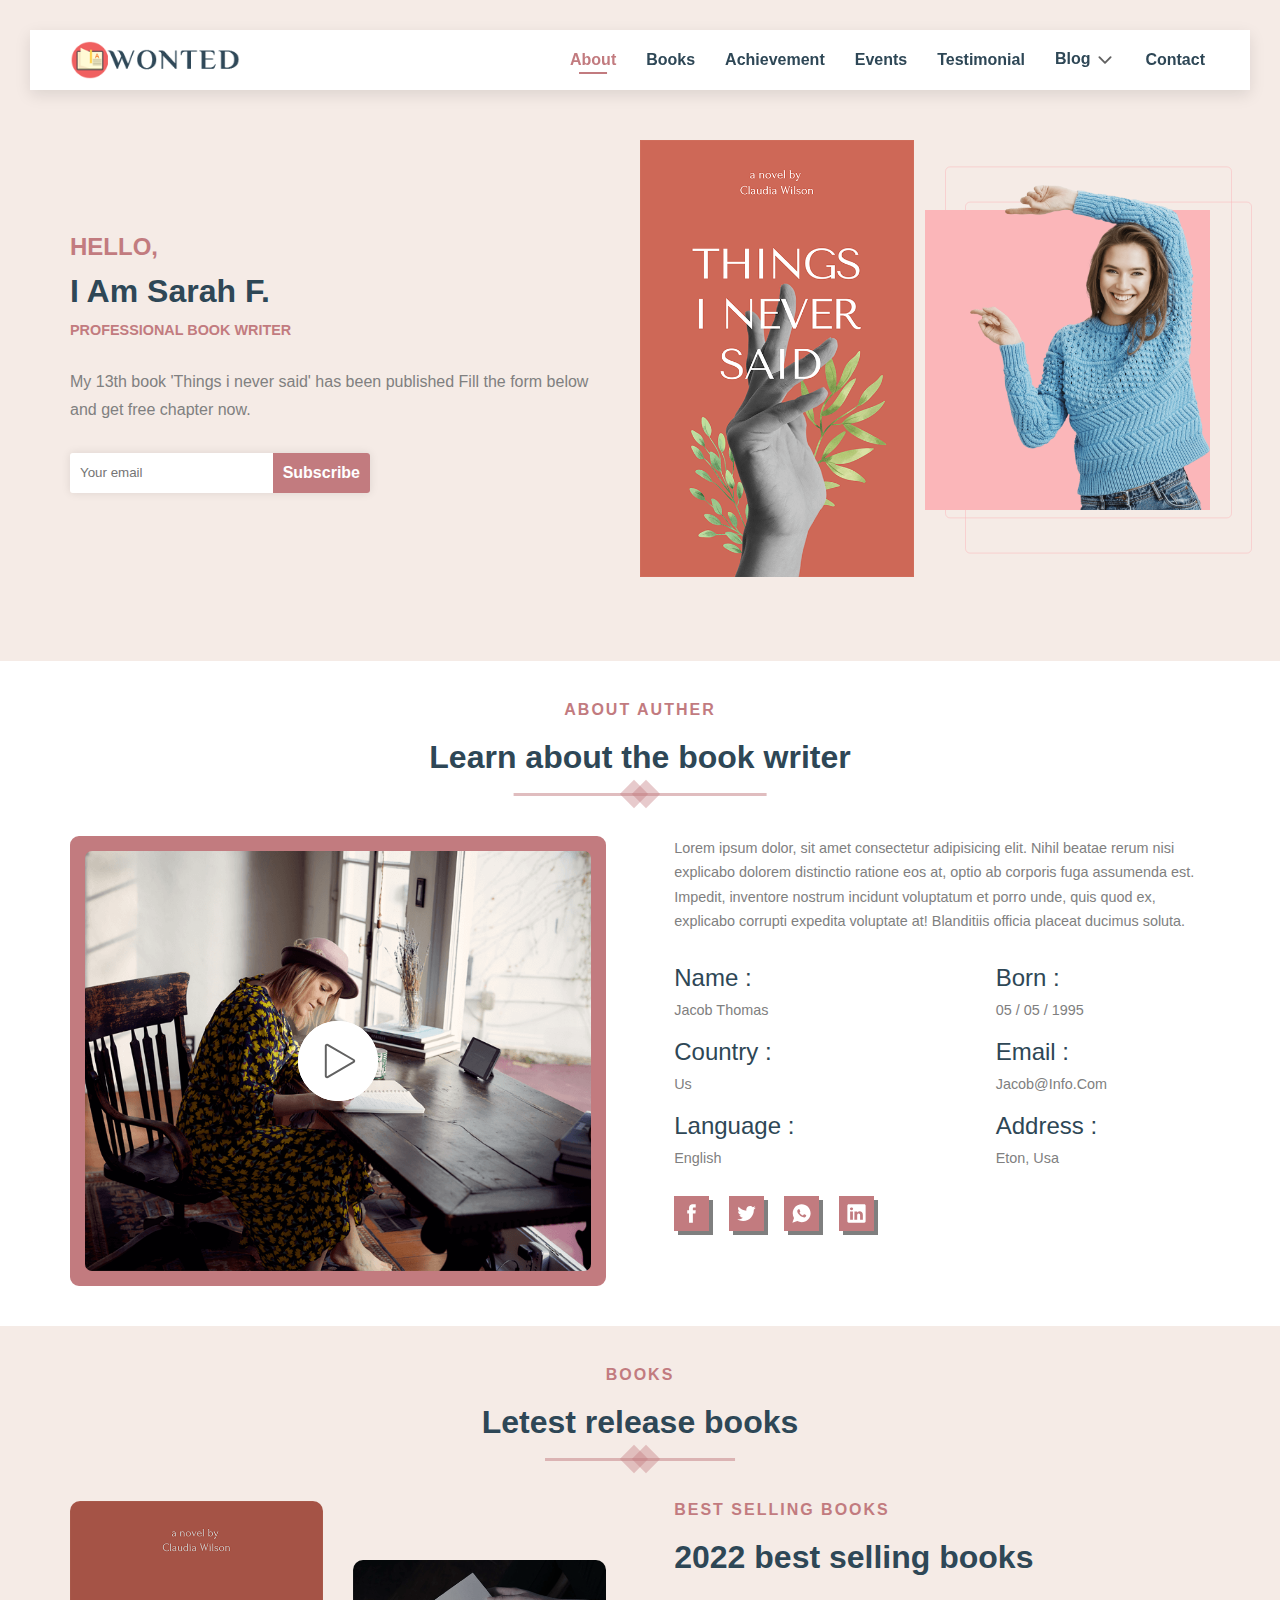
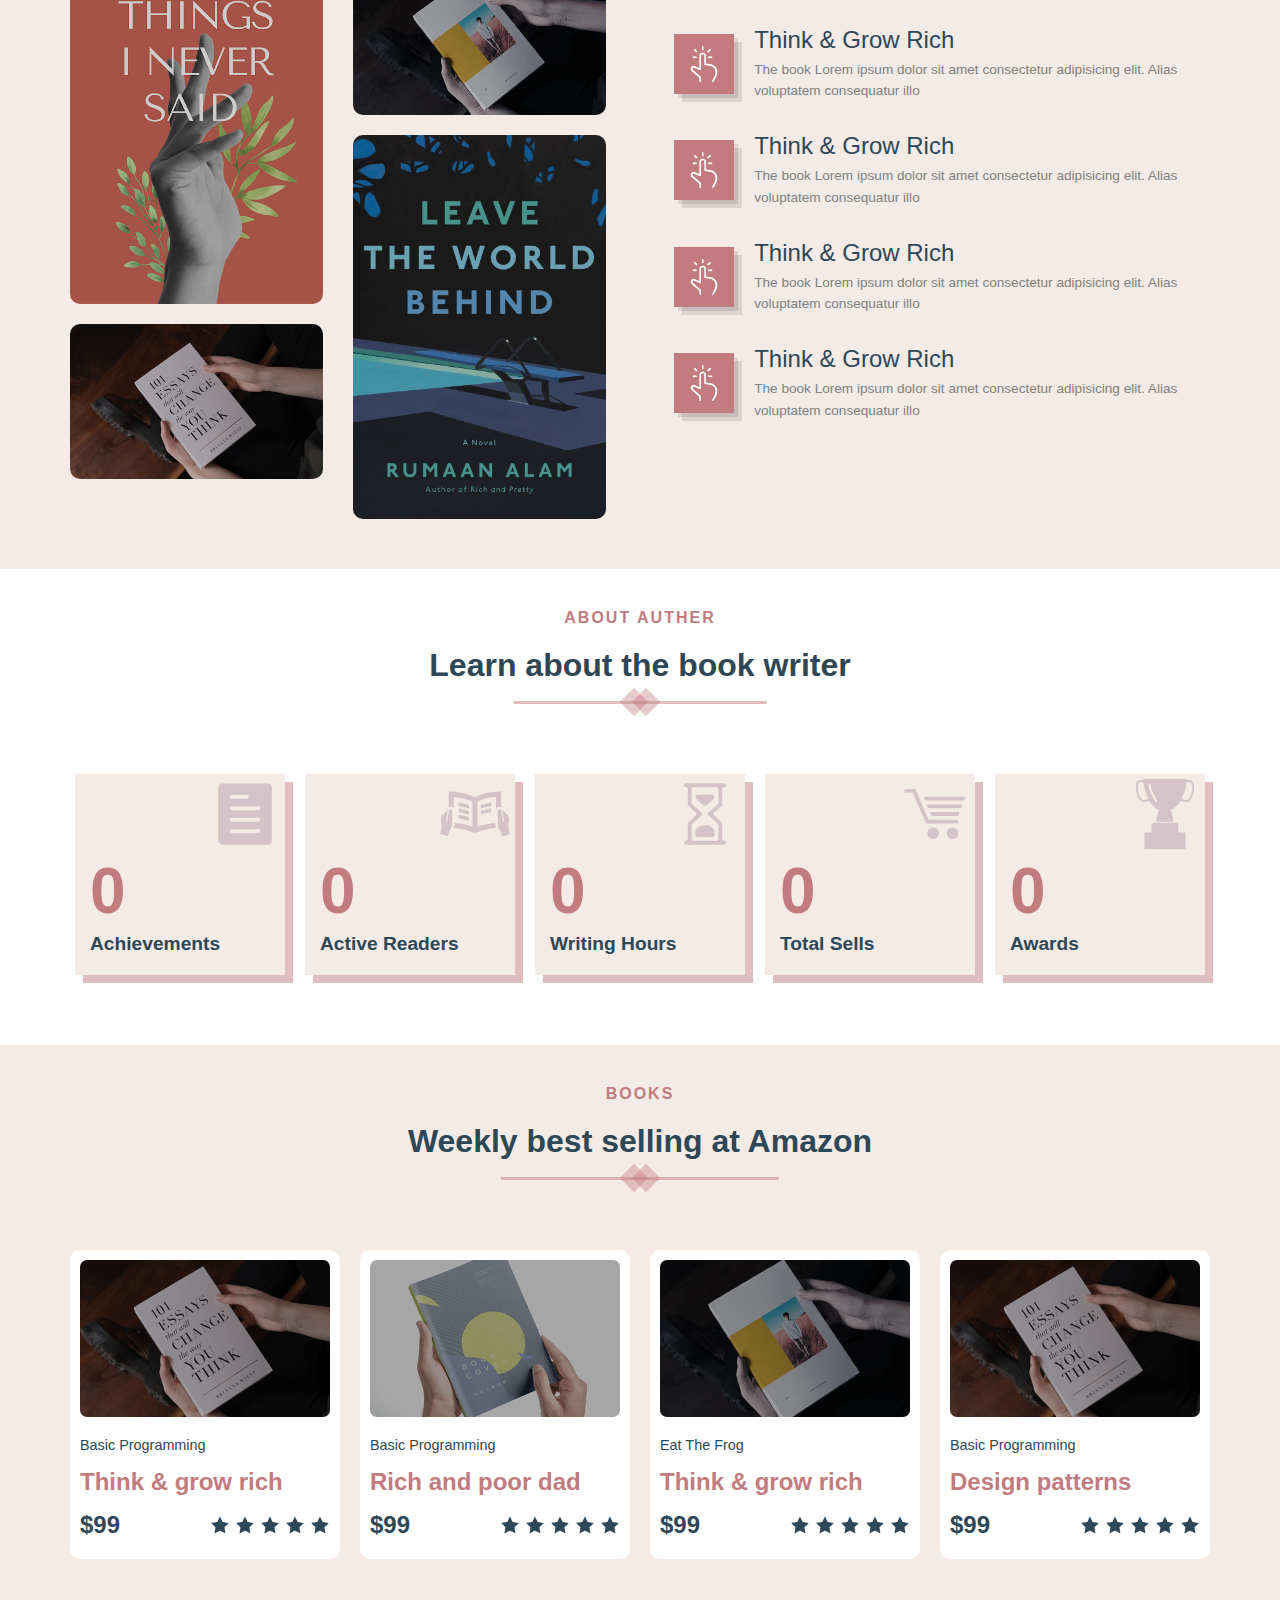
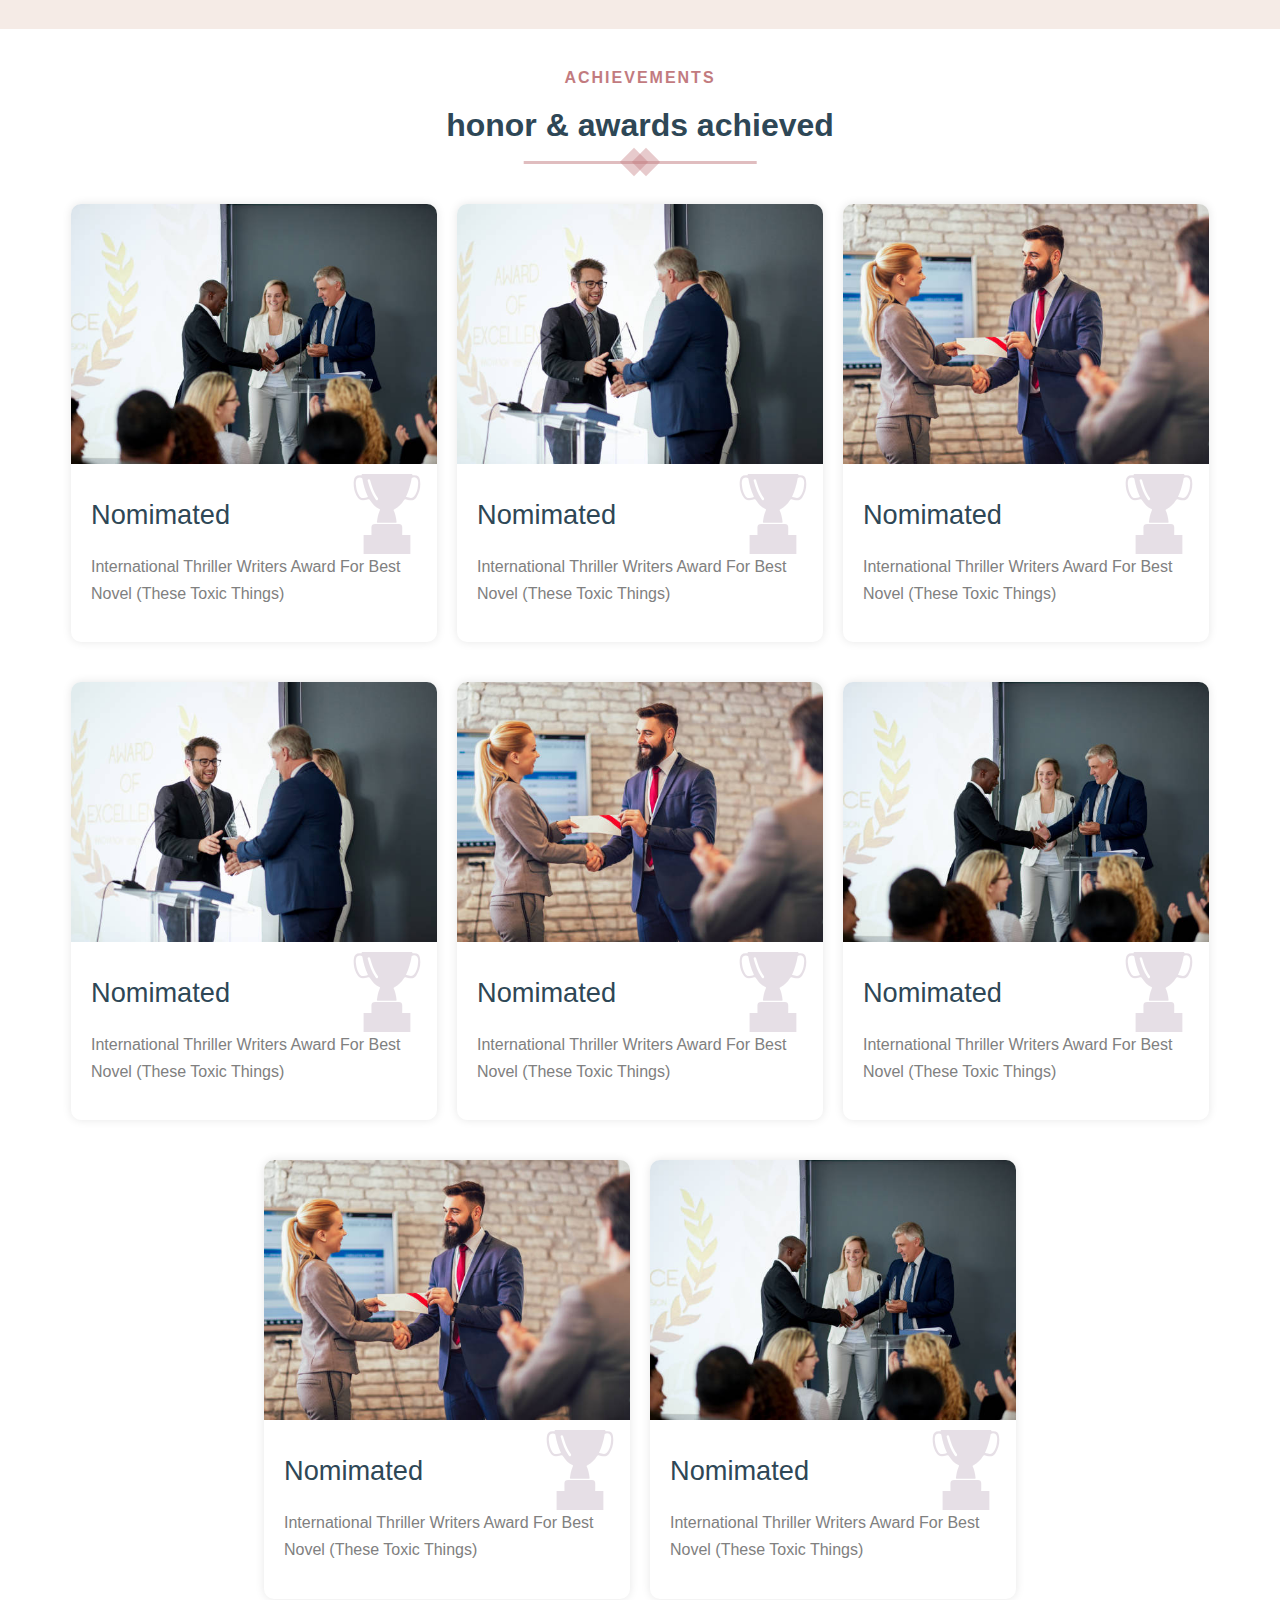
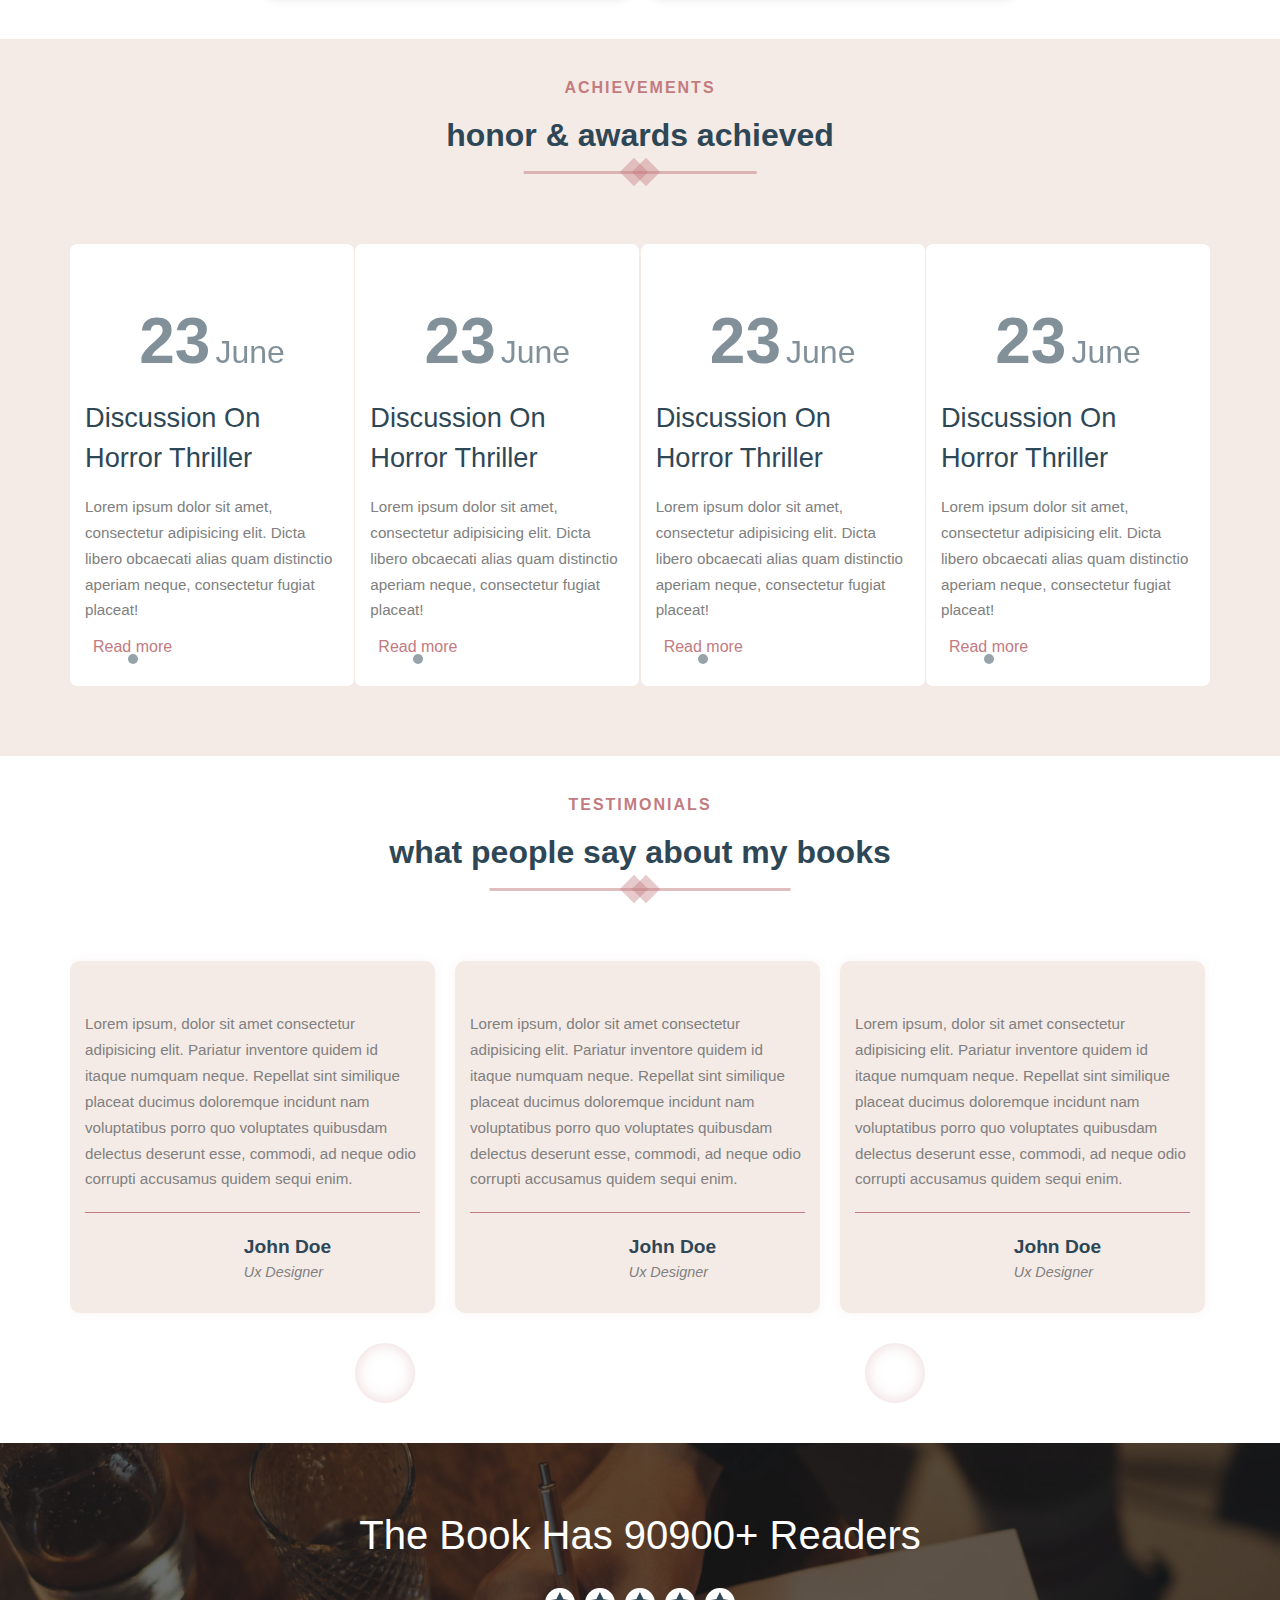
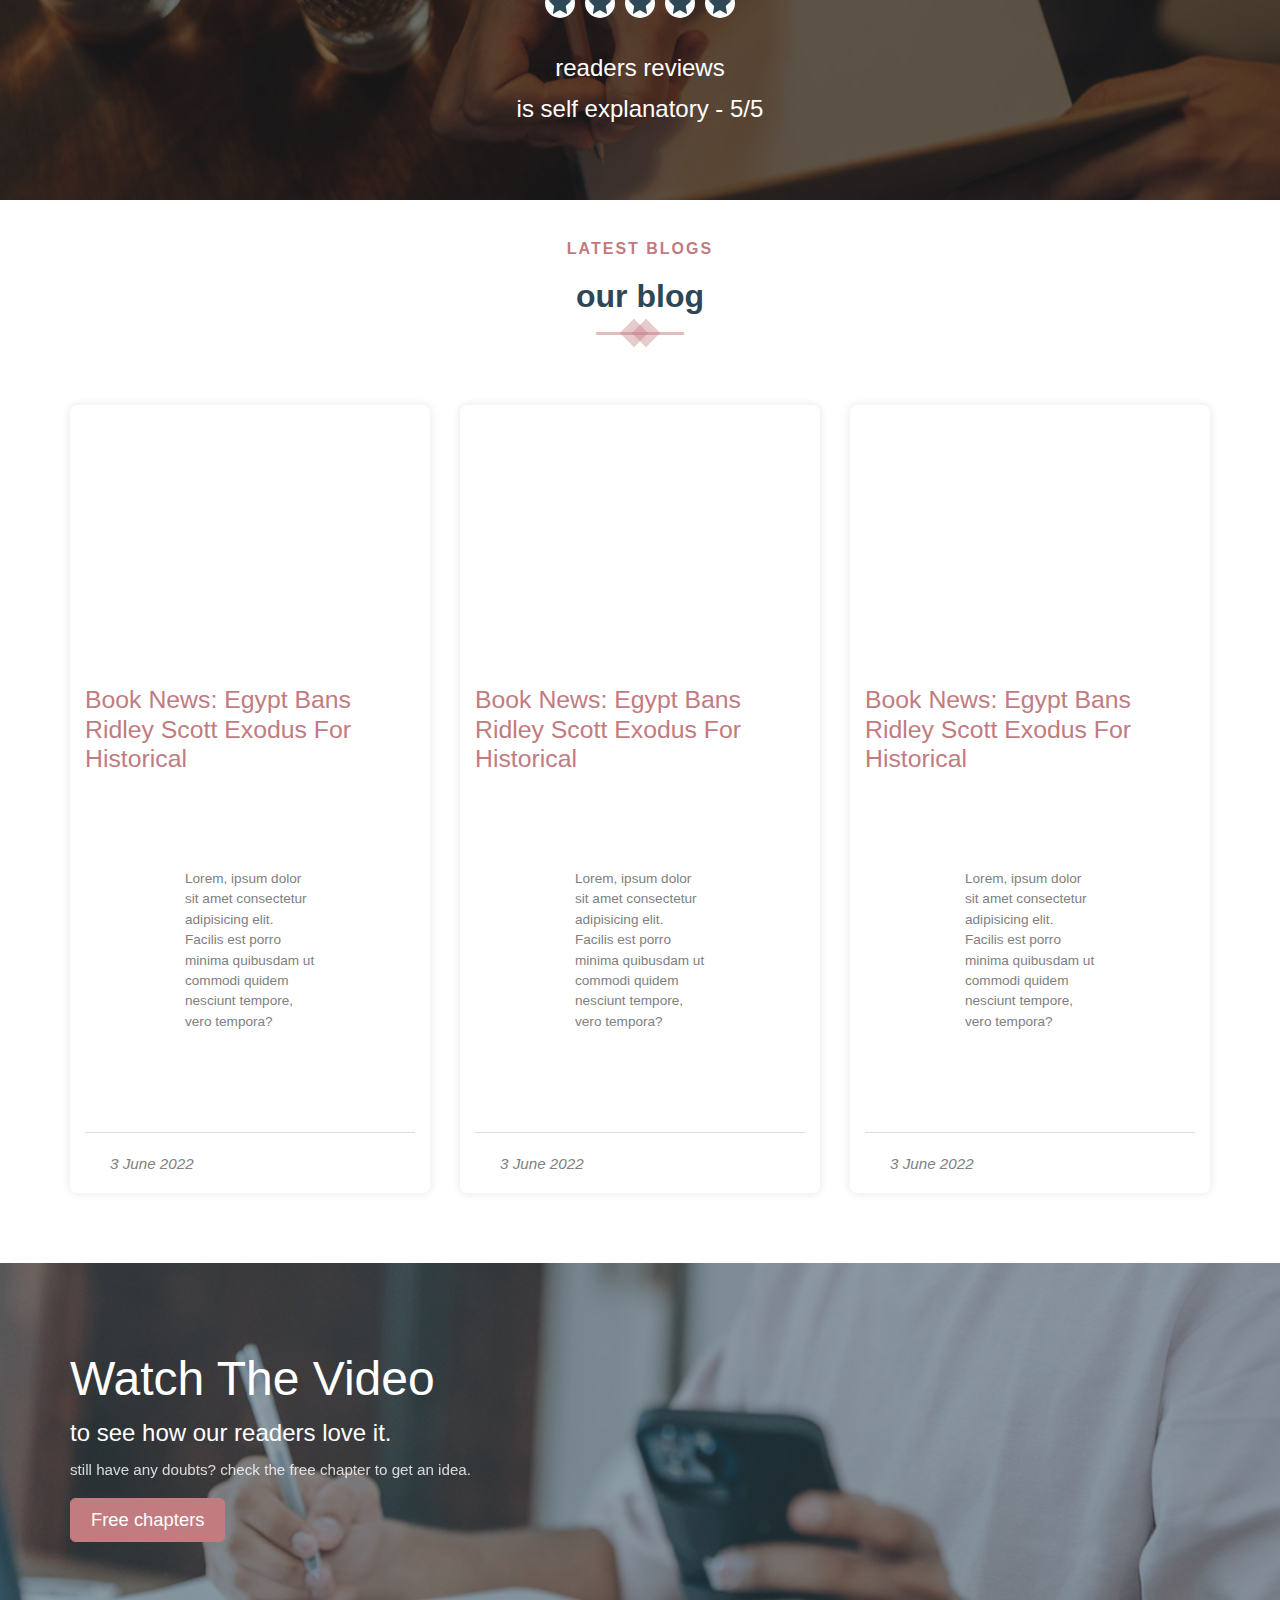
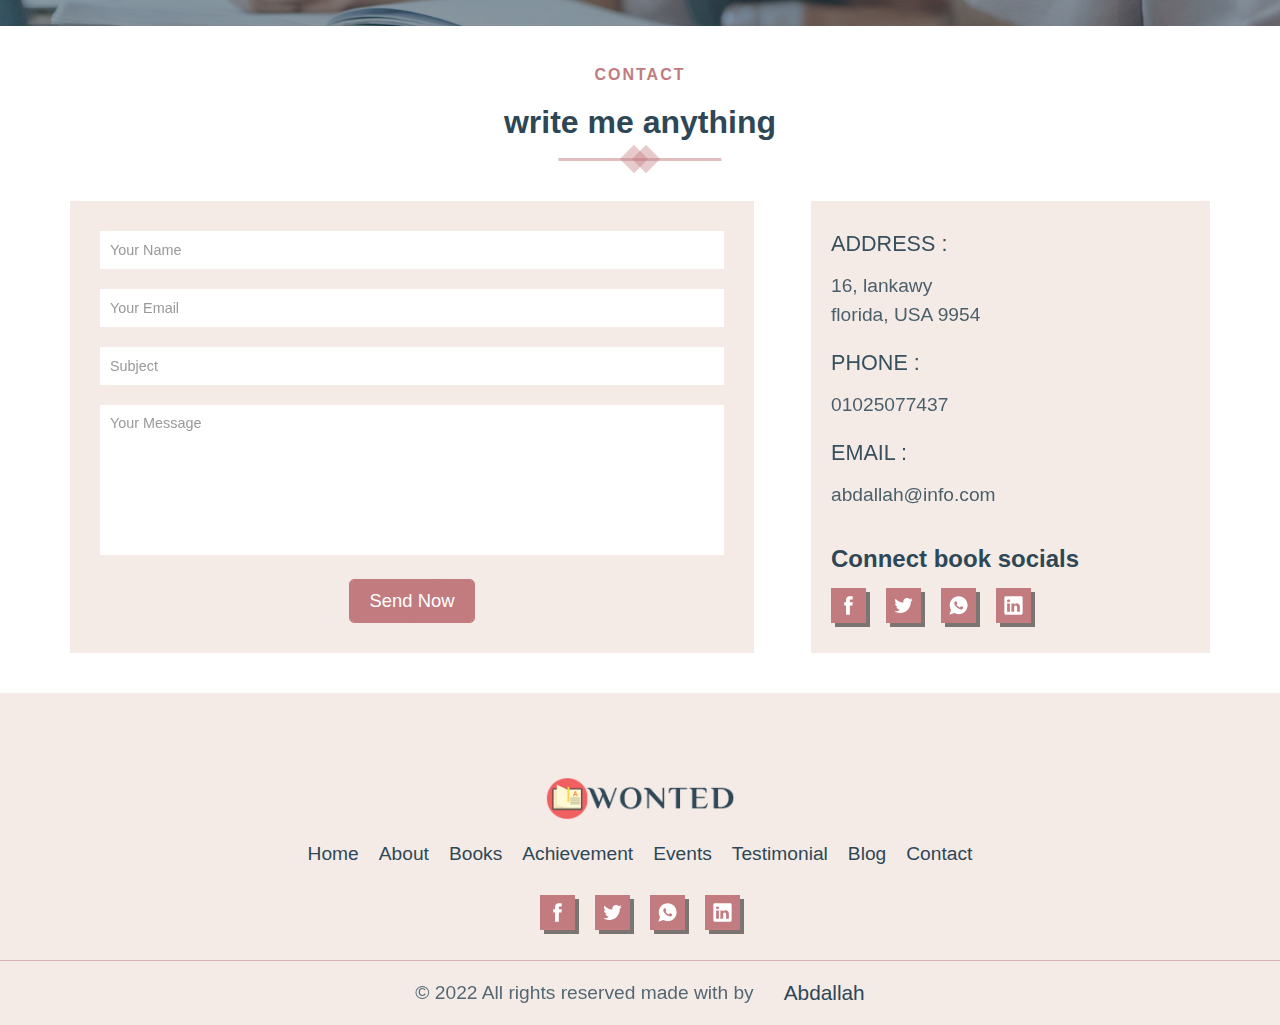
<file: index.html>
<!DOCTYPE html>
<html lang="en">
<head>
  <meta charset="UTF-8" />
  <meta name="viewport" content="width=device-width, initial-scale=1.0" />
  <meta name="description" content="............" />
  <meta name="keywords" content=".............." />
  <meta name="auther" content="abdallah" />

  <title>
    Book
  </title>

  <link rel="stylesheet" href="assets/css/cutom.css" />
  <link rel="stylesheet" href="assets/css/nav.css" />
  <link rel="stylesheet" href="assets/css/footer.css" />
  <link rel="stylesheet" href="assets/css/style.css" />
  <link rel="stylesheet" href="assets/css/media.css" />
</head>
<body>
  <nav>
    <div class="container">
      <div class="nav-contint">
        <a href="#" class="brand-logo">
          <img 
            src="assets/images/wonted-logo.png" 
            alt=""
            loading="lazy" />
        </a>

        <ul class="navbar">
          <li class="nav-item active">
            <a href="#" class="nav-link">
              about
            </a>
          </li>

          <li class="nav-item">
            <a href="#" class="nav-link">
              books
            </a>
          </li>

          <li class="nav-item">
            <a href="#" class="nav-link">
              achievement
            </a>
          </li>

          <li class="nav-item">
            <a href="#" class="nav-link">
              events
            </a>
          </li>

          <li class="nav-item">
            <a href="#" class="nav-link">
              testimonial
            </a>
          </li>

          <li class="nav-item">
            <a href="all_blog.html" class="nav-link">
              blog

              <img 
              src="assets/images/icons/chevron-down-outline.svg" />
            </a>

            <div class="dropdown">
              <a href="single_blog.html" class="drop-link">
                blog 1
              </a>

              <a href="single_blog.html" class="drop-link">
                blog 2
              </a>

              <a href="single_blog.html" class="drop-link">
                blog 3
              </a>
            </div>
          </li>

          <li class="nav-item">
            <a href="#" class="nav-link">
              contact
            </a>
          </li>
        </ul>

        <a href="#" class="bars-menu">
          <span></span>
          <span></span>
          <span></span>
          <span></span>
          <span></span>
          <span></span>
        </a>
      </div>
    </div>

    <ul class="mobile-menu">
      <li class="nav-item active">
        <a href="#" class="nav-link">
          about
        </a>
      </li>

      <li class="nav-item">
        <a href="#" class="nav-link">
          books
        </a>
      </li>

      <li class="nav-item">
        <a href="#" class="nav-link">
          achievement
        </a>
      </li>

      <li class="nav-item">
        <a href="#" class="nav-link">
          events
        </a>
      </li>

      <li class="nav-item">
        <a href="#" class="nav-link">
          testimonial
        </a>
      </li>

      <li class="nav-item">
        <a href="all_blog.html" class="nav-link">
          blog

          <img 
          src="assets/images/icons/chevron-down-outline.svg" />
        </a>

        <div class="dropdown">
          <a href="single_blog.html" class="drop-link">
            blog 1
          </a>

          <a href="single_blog.html" class="drop-link">
            blog 2
          </a>

          <a href="single_blog.html" class="drop-link">
            blog 3
          </a>
        </div>
      </li>

      <li class="nav-item">
        <a href="#" class="nav-link">
          contact
        </a>
      </li>
    </ul>
  </nav>
  
  <main>
    <header>
      <div class="container">
        <div class="header-contint">
          <div class="header-data">
            <h1 class="header-title">
              hello, <span>i am sarah f.</span>
            </h1>

            <h2 class="header-subtitle">
              professional book writer
            </h2>

            <p class="header-desc">
              My 13th book 'Things i never said' has been published Fill the form below and get free chapter now.
            </p>

            <form action="">
              <div class="form-group">
                <input type="text" placeholder="Your email">

                <a href="#">
                 <span>subscribe</span> 
                </a>
              </div>
            </form>
          </div>

          <div class="header-imgs">
            <div class="book-img">
              <img 
                src="assets/images/book.png"
                alt=""
                loading="lazy" />
            </div>

            <div class="writer-img">
              <img 
                src="assets/images/writer-2.png"
                alt=""
                loading="lazy" />
            </div>
          </div>
        </div>
      </div>

      <div class="header-animation">
        <div></div>
        <div></div>
        <div></div>
      </div>
    </header>

    <section class="about general-section">
      <div class="container">
        <div class="general-data">
          <h1 class="general-title">
            about auther
          </h1>

          <h2 class="general-subtitle">
            Learn about the book writer
          </h2>
        </div>

        <div class="about-contint">
          <div class="about-img">
            <img 
              src="assets/images/achive.png" 
              alt=""
              loading="lazy" >

            <span>
              <img 
                src="assets/images/icons/play.svg"
                alt=""
                loading="lazy" />
            </span>
          </div>

          <div class="about-data">
            <p class="about-desc">
              Lorem ipsum dolor, sit amet consectetur adipisicing elit. Nihil beatae rerum nisi explicabo dolorem distinctio ratione eos at, optio ab corporis fuga assumenda est. Impedit, inventore nostrum incidunt voluptatum et porro unde, quis quod ex, explicabo corrupti expedita voluptate at! Blanditiis officia placeat ducimus soluta.
            </p>

            <ul class="about-info">
              <li class="about-item">
                <h3 class="about-title">
                  name :
                </h3>
                <p class="info-desc">
                  jacob thomas
                </p>
              </li>

              <li class="about-item">
                <h3 class="about-title">
                  born :
                </h3>
                <p class="info-desc">
                  05 / 05 / 1995
                </p>
              </li>

              <li class="about-item">
                <h3 class="about-title">
                  country :
                </h3>
                <p class="info-desc">
                  us
                </p>
              </li>

              <li class="about-item">
                <h3 class="about-title">
                  email :
                </h3>
                <p class="info-desc">
                  jacob@info.com
                </p>
              </li>

              <li class="about-item">
                <h3 class="about-title">
                  language :
                </h3>
                <p class="info-desc">
                  english
                </p>
              </li>

              <li class="about-item">
                <h3 class="about-title">
                  address :
                </h3>
                <p class="info-desc">
                  eton, usa
                </p>
              </li>
            </ul>

            <div class="social-box">
              <a href="https://facebook.com" class="social-link">
                <img 
                  src="assets/images/icons/facebook.svg"
                  alt=""
                  loading="lazy" />
              </a>

              <a href="https://twitter.com" class="social-link">
                <img 
                  src="assets/images/icons/twitter.svg"
                  alt=""
                  loading="lazy" />
              </a>

              <a href="https://whatsapp.com" class="social-link">
                <img 
                  src="assets/images/icons/whatsapp.svg"
                  alt=""
                  loading="lazy" />
              </a>

              <a href="https:linkedin//.com" class="social-link">
                <img 
                  src="assets/images/icons/linkedin.svg"
                  alt=""
                  loading="lazy" />
              </a>
            </div>
          </div>
        </div>        
      </div>

    </section>

    <section class="books general-section">
      <div class="container">
        <div class="general-data">
          <h1 class="general-title">
            books
          </h1>

          <h2 class="general-subtitle">
            Letest release books
          </h2>
        </div>

        <div class="book-contint">
          <div class="book-imgs">
            <div class="img-box">
              <img 
                src="assets/images/book.png"
                class="img-one"
                alt=""
                loading="lazy" />
              
              <img 
                src="assets/images/book3.png "
                class="img-two"
                alt=""
                loading="lazy" />
            </div>

            <div class="img-box">
              <img 
                src="assets/images/book7.png"
                class="img-two"
                alt=""
                loading="lazy" />

              <img 
                src="assets/images/book5.jpg"
                class="img-one"
                alt=""
                loading="lazy" />
            </div>
          </div>

          <div class="book-data">
            <div class="book-desc">
              <h3 class="general-title">
                best selling books
              </h3>
    
              <h4 class="general-subtitle">
                2022 best selling books
              </h4>
            </div>

            <div class="book-selling-contint">
              <div class="book-selling-item">
                <div class="book-selling-img">
                  <img 
                    src="assets/images/icons/one-finger-click.png"
                    alt=""
                    loading="lazy" />
                </div>

                <div class="book-selling-info">
                  <h5 class="book-selling-title">
                    think & grow rich
                  </h5>

                  <p class="book-selling-desc">
                    The book Lorem ipsum dolor sit amet consectetur adipisicing elit. Alias voluptatem consequatur illo
                  </p>
                </div>
              </div>

              <div class="book-selling-item">
                <div class="book-selling-img">
                  <img 
                    src="assets/images/icons/one-finger-click.png"
                    alt=""
                    loading="lazy" />
                </div>

                <div class="book-selling-info">
                  <h5 class="book-selling-title">
                    think & grow rich
                  </h5>

                  <p class="book-selling-desc">
                    The book Lorem ipsum dolor sit amet consectetur adipisicing elit. Alias voluptatem consequatur illo
                  </p>
                </div>
              </div>

              <div class="book-selling-item">
                <div class="book-selling-img">
                  <img 
                    src="assets/images/icons/one-finger-click.png"
                    alt=""
                    loading="lazy" />
                </div>

                <div class="book-selling-info">
                  <h5 class="book-selling-title">
                    think & grow rich
                  </h5>

                  <p class="book-selling-desc">
                    The book Lorem ipsum dolor sit amet consectetur adipisicing elit. Alias voluptatem consequatur illo
                  </p>
                </div>
              </div>
        
              <div class="book-selling-item">
                <div class="book-selling-img">
                  <img 
                    src="assets/images/icons/one-finger-click.png"
                    alt=""
                    loading="lazy" />
                </div>

                <div class="book-selling-info">
                  <h5 class="book-selling-title">
                    think & grow rich
                  </h5>

                  <p class="book-selling-desc">
                    The book Lorem ipsum dolor sit amet consectetur adipisicing elit. Alias voluptatem consequatur illo
                  </p>
                </div>
              </div>
            </div>
          </div>
        </div>
      </div>
    </section>

    <section class="stats general-section">
      <div class="container">
        <div class="general-data">
          <h1 class="general-title">
            about auther
          </h1>

          <h2 class="general-subtitle">
            Learn about the book writer
          </h2>
        </div>

        <div class="state-contint">
          <div class="state-box">
            <div class="state-img">
              <img 
                src="assets/images/icons/page.svg"
                alt=""
                loading="lazy" />
            </div>

            <h3 class="state-num" data-target="4">
              0
            </h3>

            <h4 class="state-title">
              achievements
            </h4>
          </div>

          <div class="state-box">
            <div class="state-img">
              <img 
                src="assets/images/icons/read-book.svg"
                alt=""
                loading="lazy" />
            </div>

            <h3 class="state-num" data-target="910">
              0
            </h3>

            <h4 class="state-title">
              active readers
            </h4>
          </div>

          <div class="state-box">
            <div class="state-img">
              <img 
                src="assets/images/icons/hour-glass.svg"
                alt=""
                loading="lazy" />
            </div>

            <h3 class="state-num" data-target="3">
              0
            </h3>

            <h4 class="state-title">
              writing hours
            </h4>
          </div>

          <div class="state-box">
            <div class="state-img">
              <img 
                src="assets/images/icons/cart-alt.svg"
                alt=""
                loading="lazy" />
            </div>

            <h3 class="state-num" data-target="90">
              0
            </h3>

            <h4 class="state-title">
              total sells
            </h4>
          </div>

          <div class="state-box">
            <div class="state-img">
              <img 
                src="assets/images/icons/award.svg"
                alt=""
                loading="lazy" />
            </div>

            <h3 class="state-num" data-target="2">
              0
            </h3>

            <h4 class="state-title">
              awards
            </h4>
          </div>
        </div>        
      </div>

    </section>

    <section class="weekly general-section">
      <div class="container">
        <div class="general-data">
          <h1 class="general-title">
            books
          </h1>

          <h2 class="general-subtitle">
            Weekly best selling at Amazon
          </h2>
        </div>

        <div class="weekly-contint">
          <a href="#" class="weekly-card">
            <div class="weekly-card-img">
              <img 
                src="assets/images/book3.png"
                alt=""
                loading="lazy" />
            </div>

            <div class="weekly-card-body">
              <h3 class="weekly-prog">
                basic programming
              </h3>

              <h4 class="weekly-title">
                Think & grow rich
              </h4>

              <div class="weeklly-info">
                <h5 class="weekly-price">
                  $99
                </h5>

                <div class="weekly-rate">
                  <img 
                    src="assets/images/icons/star.svg"
                    alt=""
                    loading="lazy" />

                  <img 
                    src="assets/images/icons/star.svg"
                    alt=""
                    loading="lazy" />

                  <img 
                    src="assets/images/icons/star.svg"
                    alt=""
                    loading="lazy" />

                  <img 
                    src="assets/images/icons/star.svg"
                    alt=""
                    loading="lazy" />

                  <img 
                    src="assets/images/icons/star.svg"
                    alt=""
                    loading="lazy" />
                </div>
              </div>
            </div>
          </a>

          <a href="#" class="weekly-card">
            <div class="weekly-card-img">
              <img 
                src="assets/images/book6.png"
                alt=""
                loading="lazy" />
            </div>

            <div class="weekly-card-body">
              <h3 class="weekly-prog">
                basic programming
              </h3>

              <h4 class="weekly-title">
                Rich and poor dad
              </h4>

              <div class="weeklly-info">
                <h5 class="weekly-price">
                  $99
                </h5>

                <div class="weekly-rate">
                  <img 
                    src="assets/images/icons/star.svg"
                    alt=""
                    loading="lazy" />

                  <img 
                    src="assets/images/icons/star.svg"
                    alt=""
                    loading="lazy" />

                  <img 
                    src="assets/images/icons/star.svg"
                    alt=""
                    loading="lazy" />

                  <img 
                    src="assets/images/icons/star.svg"
                    alt=""
                    loading="lazy" />

                  <img 
                    src="assets/images/icons/star.svg"
                    alt=""
                    loading="lazy" />
                </div>
              </div>
            </div>
          </a>

          <a href="#" class="weekly-card">
            <div class="weekly-card-img">
              <img 
                src="assets/images/book7.png"
                alt=""
                loading="lazy" />
            </div>

            <div class="weekly-card-body">
              <h3 class="weekly-prog">
                Eat the frog
              </h3>

              <h4 class="weekly-title">
                Think & grow rich
              </h4>

              <div class="weeklly-info">
                <h5 class="weekly-price">
                  $99
                </h5>

                <div class="weekly-rate">
                  <img 
                    src="assets/images/icons/star.svg"
                    alt=""
                    loading="lazy" />

                  <img 
                    src="assets/images/icons/star.svg"
                    alt=""
                    loading="lazy" />

                  <img 
                    src="assets/images/icons/star.svg"
                    alt=""
                    loading="lazy" />

                  <img 
                    src="assets/images/icons/star.svg"
                    alt=""
                    loading="lazy" />

                  <img 
                    src="assets/images/icons/star.svg"
                    alt=""
                    loading="lazy" />
                </div>
              </div>
            </div>
          </a>

          <a href="#" class="weekly-card">
            <div class="weekly-card-img">
              <img 
                src="assets/images/book3.png"
                alt=""
                loading="lazy" />
            </div>

            <div class="weekly-card-body">
              <h3 class="weekly-prog">
                basic programming
              </h3>

              <h4 class="weekly-title">
                Design patterns
              </h4>

              <div class="weeklly-info">
                <h5 class="weekly-price">
                  $99
                </h5>

                <div class="weekly-rate">
                  <img 
                    src="assets/images/icons/star.svg"
                    alt=""
                    loading="lazy" />

                  <img 
                    src="assets/images/icons/star.svg"
                    alt=""
                    loading="lazy" />

                  <img 
                    src="assets/images/icons/star.svg"
                    alt=""
                    loading="lazy" />

                  <img 
                    src="assets/images/icons/star.svg"
                    alt=""
                    loading="lazy" />

                  <img 
                    src="assets/images/icons/star.svg"
                    alt=""
                    loading="lazy" />
                </div>
              </div>
            </div>
          </a>
        </div>
      </div>
    </section>

    <section class="achievement general-section">
      <div class="container">
        <div class="general-data">
          <h1 class="general-title">
            achievements
          </h1>

          <h2 class="general-subtitle">
            honor & awards achieved
          </h2>
        </div>

        <div class="achiev-contint">
          <div class="achiev-box">
            <div class="achiev-img">
              <img 
                src="assets/images/1.jpg" 
                alt=""
                loading="lazy" />
            </div>

            <div class="achiev-body">
              <h3 class="achiev-title">
                nomimated
              </h3>

              <p class="achiev-desc">
                international thriller writers award for best novel (These toxic things)
              </p>
            </div>
          </div>

          <div class="achiev-box">
            <div class="achiev-img">
              <img 
                src="assets/images/2.jpg" 
                alt=""
                loading="lazy" />
            </div>

            <div class="achiev-body">
              <h3 class="achiev-title">
                nomimated
              </h3>

              <p class="achiev-desc">
                international thriller writers award for best novel (These toxic things)
              </p>
            </div>
          </div>

          <div class="achiev-box">
            <div class="achiev-img">
              <img 
                src="assets/images/3.jpg" 
                alt=""
                loading="lazy" />
            </div>

            <div class="achiev-body">
              <h3 class="achiev-title">
                nomimated
              </h3>

              <p class="achiev-desc">
                international thriller writers award for best novel (These toxic things)
              </p>
            </div>
          </div>

          <div class="achiev-box">
            <div class="achiev-img">
              <img 
                src="assets/images/2.jpg" 
                alt=""
                loading="lazy" />
            </div>

            <div class="achiev-body">
              <h3 class="achiev-title">
                nomimated
              </h3>

              <p class="achiev-desc">
                international thriller writers award for best novel (These toxic things)
              </p>
            </div>
          </div>

          <div class="achiev-box">
            <div class="achiev-img">
              <img 
                src="assets/images/3.jpg" 
                alt=""
                loading="lazy" />
            </div>

            <div class="achiev-body">
              <h3 class="achiev-title">
                nomimated
              </h3>

              <p class="achiev-desc">
                international thriller writers award for best novel (These toxic things)
              </p>
            </div>
          </div>

          <div class="achiev-box">
            <div class="achiev-img">
              <img 
                src="assets/images/1.jpg" 
                alt=""
                loading="lazy" />
            </div>

            <div class="achiev-body">
              <h3 class="achiev-title">
                nomimated
              </h3>

              <p class="achiev-desc">
                international thriller writers award for best novel (These toxic things)
              </p>
            </div>
          </div>

          <div class="achiev-box">
            <div class="achiev-img">
              <img 
                src="assets/images/3.jpg" 
                alt=""
                loading="lazy" />
            </div>

            <div class="achiev-body">
              <h3 class="achiev-title">
                nomimated
              </h3>

              <p class="achiev-desc">
                international thriller writers award for best novel (These toxic things)
              </p>
            </div>
          </div>

          <div class="achiev-box">
            <div class="achiev-img">
              <img 
                src="assets/images/1.jpg" 
                alt=""
                loading="lazy" />
            </div>

            <div class="achiev-body">
              <h3 class="achiev-title">
                nomimated
              </h3>

              <p class="achiev-desc">
                international thriller writers award for best novel (These toxic things)
              </p>
            </div>
          </div>
        </div>
      </div>
    </section>

    <section class="events general-section">
      <div class="container">
        <div class="general-data">
          <h1 class="general-title">
            achievements
          </h1>

          <h2 class="general-subtitle">
            honor & awards achieved
          </h2>
        </div>

        <div class="event-contint">
          <div class="event-box">
            <div class="event-date">
              <span class="day">
                23
              </span>

              <span class="month">
                june
              </span>
            </div>

            <h3 class="event-title">
              Discussion on horror thriller
            </h3>

            <p class="event-desc">
              Lorem ipsum dolor sit amet, consectetur adipisicing elit. Dicta libero obcaecati alias quam distinctio aperiam neque, consectetur fugiat placeat!
            </p>

            <a href="#" class="event-link">
              Read more
            </a>
          </div>

          <div class="event-box">
            <div class="event-date">
              <span class="day">
                23
              </span>

              <span class="month">
                june
              </span>
            </div>

            <h3 class="event-title">
              Discussion on horror thriller
            </h3>

            <p class="event-desc">
              Lorem ipsum dolor sit amet, consectetur adipisicing elit. Dicta libero obcaecati alias quam distinctio aperiam neque, consectetur fugiat placeat!
            </p>

            <a href="#" class="event-link">
              Read more
            </a>
          </div>

          <div class="event-box">
            <div class="event-date">
              <span class="day">
                23
              </span>

              <span class="month">
                june
              </span>
            </div>

            <h3 class="event-title">
              Discussion on horror thriller
            </h3>

            <p class="event-desc">
              Lorem ipsum dolor sit amet, consectetur adipisicing elit. Dicta libero obcaecati alias quam distinctio aperiam neque, consectetur fugiat placeat!
            </p>

            <a href="#" class="event-link">
              Read more
            </a>
          </div>

          <div class="event-box">
            <div class="event-date">
              <span class="day">
                23
              </span>

              <span class="month">
                june
              </span>
            </div>

            <h3 class="event-title">
              Discussion on horror thriller
            </h3>

            <p class="event-desc">
              Lorem ipsum dolor sit amet, consectetur adipisicing elit. Dicta libero obcaecati alias quam distinctio aperiam neque, consectetur fugiat placeat!
            </p>

            <a href="#" class="event-link">
              Read more
            </a>
          </div>
        </div>
      </div>
    </section>

    <section class="testimonials general-section">
      <div class="container">
        <div class="general-data">
          <h1 class="general-title">
            testimonials
          </h1>

          <h2 class="general-subtitle">
            what people say about my books
          </h2>
        </div>

        <div class="testimonials-contint">
          <div class="testimonials-box">
            <p class="testimonials-desc">
              Lorem ipsum, dolor sit amet consectetur adipisicing elit. Pariatur inventore quidem id itaque numquam neque. Repellat sint similique placeat ducimus doloremque incidunt nam voluptatibus porro quo voluptates quibusdam delectus deserunt esse, commodi, ad neque odio corrupti accusamus quidem sequi enim.
            </p>

            <div class="testimonials-data">
              <div class="testimonials-img">
                <img 
                  src="assets/images/user-1.png"
                  alt=""
                  loading="lazy" />
              </div>

              <div class="testimonials-body">
                <h3 class="testimonials-name">
                  John Doe
                </h3>
                
                <span class="testimonials-job">
                  ux designer
                </span>
              </div>
            </div>
          </div>

          <div class="testimonials-box">
            <p class="testimonials-desc">
              Lorem ipsum, dolor sit amet consectetur adipisicing elit. Pariatur inventore quidem id itaque numquam neque. Repellat sint similique placeat ducimus doloremque incidunt nam voluptatibus porro quo voluptates quibusdam delectus deserunt esse, commodi, ad neque odio corrupti accusamus quidem sequi enim.
            </p>

            <div class="testimonials-data">
              <div class="testimonials-img">
                <img 
                  src="assets/images/user-1.png"
                  alt=""
                  loading="lazy" />
              </div>

              <div class="testimonials-body">
                <h3 class="testimonials-name">
                  John Doe
                </h3>
                
                <span class="testimonials-job">
                  ux designer
                </span>
              </div>
            </div>
          </div>

          <div class="testimonials-box">
            <p class="testimonials-desc">
              Lorem ipsum, dolor sit amet consectetur adipisicing elit. Pariatur inventore quidem id itaque numquam neque. Repellat sint similique placeat ducimus doloremque incidunt nam voluptatibus porro quo voluptates quibusdam delectus deserunt esse, commodi, ad neque odio corrupti accusamus quidem sequi enim.
            </p>

            <div class="testimonials-data">
              <div class="testimonials-img">
                <img 
                  src="assets/images/user-1.png"
                  alt=""
                  loading="lazy" />
              </div>

              <div class="testimonials-body">
                <h3 class="testimonials-name">
                  John Doe
                </h3>
                
                <span class="testimonials-job">
                  ux designer
                </span>
              </div>
            </div>
          </div>

          <div class="testimonials-box">
            <p class="testimonials-desc">
              Lorem ipsum, dolor sit amet consectetur adipisicing elit. Pariatur inventore quidem id itaque numquam neque. Repellat sint similique placeat ducimus doloremque incidunt nam voluptatibus porro quo voluptates quibusdam delectus deserunt esse, commodi, ad neque odio corrupti accusamus quidem sequi enim.
            </p>

            <div class="testimonials-data">
              <div class="testimonials-img">
                <img 
                  src="assets/images/user-1.png"
                  alt=""
                  loading="lazy" />
              </div>

              <div class="testimonials-body">
                <h3 class="testimonials-name">
                  John Doe
                </h3>
                
                <span class="testimonials-job">
                  ux designer
                </span>
              </div>
            </div>
          </div>

          <div class="testimonials-box">
            <p class="testimonials-desc">
              Lorem ipsum, dolor sit amet consectetur adipisicing elit. Pariatur inventore quidem id itaque numquam neque. Repellat sint similique placeat ducimus doloremque incidunt nam voluptatibus porro quo voluptates quibusdam delectus deserunt esse, commodi, ad neque odio corrupti accusamus quidem sequi enim.
            </p>

            <div class="testimonials-data">
              <div class="testimonials-img">
                <img 
                  src="assets/images/user-1.png"
                  alt=""
                  loading="lazy" />
              </div>

              <div class="testimonials-body">
                <h3 class="testimonials-name">
                  John Doe
                </h3>
                
                <span class="testimonials-job">
                  ux designer
                </span>
              </div>
            </div>
          </div>
        </div>

        <div class="scroll-btns">
          <a href="#" class="scroll-btn scroll-btn-prev">
            <img 
              src="assets/images/icons/arrow-back-outline.svg"
              alt=""
              loading="lazy" />
          </a>

          <a href="#" class="scroll-btn scroll-btn-next">
            <img 
              src="assets/images/icons/arrow-forward-outline.svg"
              alt=""
              loading="lazy" />
          </a>
        </div>
      </div>
    </section>

    <section class="readers general-section">
      <div class="readers-contint">
        <h1 class="reader-title">
          The book has 90900+ readers
        </h1>

        <div class="reader-rate">
          <span class="rate-img">
            <img 
              src="assets/images/icons/star.svg"
              alt=""
              loading="lazy" />
          </span>

          <span class="rate-img">
            <img 
              src="assets/images/icons/star.svg"
              alt=""
              loading="lazy" />
          </span>

          <span class="rate-img">
            <img 
              src="assets/images/icons/star.svg"
              alt=""
              loading="lazy" />
          </span>

          <span class="rate-img">
            <img 
              src="assets/images/icons/star.svg"
              alt=""
              loading="lazy" />
          </span>

          <span class="rate-img">
            <img 
              src="assets/images/icons/star.svg"
              alt=""
              loading="lazy" />
          </span>
        </div>

        <p class="reader-desc">
          readers reviews
          <span>is self explanatory - 5/5</span>
        </p>        
      </div>
    </section>

    <section class="blog general-section">
      <div class="container">
        <div class="general-data">
          <h1 class="general-title">
            latest blogs
          </h1>

          <h2 class="general-subtitle">
            our blog
          </h2>
        </div>

        <div class="blog-contint">
          <a href="single_blog.html" class="blog-item">
            <div class="blog-img">
              <img 
                src="assets/images/blog_01.jpg"
                alt=""
                loading="lazy" />
            </div>

            <div class="blog-body">
              <h3 class="blog-title">
                book news: egypt bans ridley scott exodus for historical
              </h3>

              <p class="blog-desc">
                Lorem, ipsum dolor sit amet consectetur adipisicing elit. Facilis est porro minima quibusdam ut commodi quidem nesciunt tempore, vero tempora?
              </p>

              <div class="blod-info">
                <div class="blog-info-box">
                  <span class="icon">
                    <img 
                      src="assets/images/icons/time.svg" 
                      alt=""
                      loading="lazy" />
                  </span>

                  <span class="blog-date">
                    3 june 2022
                  </span>
                </div>

                <div class="blog-info-box">
                  <span class="icon">
                    <img 
                      src="assets/images/icons/chatbubbles.svg" 
                      alt=""
                      loading="lazy" />
                  </span>

                  <span class="icon">
                    <img 
                      src="assets/images/icons/share-social.svg" 
                      alt=""
                      loading="lazy" />
                  </span>
                </div>
              </div>
            </div>
          </a>

          <a href="single_blog.html" class="blog-item">
            <div class="blog-img">
              <img 
                src="assets/images/blog_02.jpg"
                alt=""
                loading="lazy" />
            </div>

            <div class="blog-body">
              <h3 class="blog-title">
                book news: egypt bans ridley scott exodus for historical
              </h3>

              <p class="blog-desc">
                Lorem, ipsum dolor sit amet consectetur adipisicing elit. Facilis est porro minima quibusdam ut commodi quidem nesciunt tempore, vero tempora?
              </p>

              <div class="blod-info">
                <div class="blog-info-box">
                  <span class="icon">
                    <img 
                      src="assets/images/icons/time.svg" 
                      alt=""
                      loading="lazy" />
                  </span>

                  <span class="blog-date">
                    3 june 2022
                  </span>
                </div>

                <div class="blog-info-box">
                  <span class="icon">
                    <img 
                      src="assets/images/icons/chatbubbles.svg" 
                      alt=""
                      loading="lazy" />
                  </span>

                  <span class="icon">
                    <img 
                      src="assets/images/icons/share-social.svg" 
                      alt=""
                      loading="lazy" />
                  </span>
                </div>
              </div>
            </div>
          </a>

          <a href="single_blog.html" class="blog-item">
            <div class="blog-img">
              <img 
                src="assets/images/blog_01.jpg"
                alt=""
                loading="lazy" />
            </div>

            <div class="blog-body">
              <h3 class="blog-title">
                book news: egypt bans ridley scott exodus for historical
              </h3>

              <p class="blog-desc">
                Lorem, ipsum dolor sit amet consectetur adipisicing elit. Facilis est porro minima quibusdam ut commodi quidem nesciunt tempore, vero tempora?
              </p>

              <div class="blod-info">
                <div class="blog-info-box">
                  <span class="icon">
                    <img 
                      src="assets/images/icons/time.svg" 
                      alt=""
                      loading="lazy" />
                  </span>

                  <span class="blog-date">
                    3 june 2022
                  </span>
                </div>

                <div class="blog-info-box">
                  <span class="icon">
                    <img 
                      src="assets/images/icons/chatbubbles.svg" 
                      alt=""
                      loading="lazy" />
                  </span>

                  <span class="icon">
                    <img 
                      src="assets/images/icons/share-social.svg" 
                      alt=""
                      loading="lazy" />
                  </span>
                </div>
              </div>
            </div>
          </a>
        </div>
      </div>
    </section>

    <section class="video">
      <div class="container">
        <div class="video-data">
          <h1 class="video-title">
            watch the video <span>to see how our readers love it.</span>
          </h1>

          <p class="video-desc">
            still have any doubts? check the free chapter to get an idea.
          </p>

          <a href="#" class="custom-btn">
            free chapters
          </a>
        </div>
      </div>
    </section>

    <section class="contact general-section">
      <div class="container">
        <div class="general-data">
          <h1 class="general-title">
            contact
          </h1>

          <h2 class="general-subtitle">
            write me anything
          </h2>
        </div>

        <div class="contact-contint">
          <div class="contact-form">
            <form action="">
              <div class="form-group">
                <input type="text" class="form-control" placeholder="Your name" />
              </div>

              <div class="form-group">
                <input type="text" class="form-control" placeholder="Your email" />
              </div>

              <div class="form-group">
                <input type="text" class="form-control" placeholder="subject" />
              </div>

              <div class="form-group">
                <textarea class="form-control" placeholder="Your message"></textarea>
              </div>

              <div class="form-group">
                <a href="#" class="custom-btn">
                  Send Now
                </a>
              </div>
            </form>
          </div>
          
          <div class="contact-info-contint">
            <ul class="contact-info">
              <li class="contact-item">
                <h3 class="contact-title">
                  address :
                </h3>
                <p class="info-desc">
                  16, lankawy 
                  <br />
                  florida, USA 9954
                </p>
              </li>

              <li class="contact-item">
                <h3 class="contact-title">
                  phone :
                </h3>
                <p class="info-desc">
                  01025077437
                </p>
              </li>

              <li class="contact-item">
                <h3 class="contact-title">
                  email :
                </h3>
                <p class="info-desc">
                  abdallah@info.com
                </p>
              </li>
            </ul>

            <div class="social-contint">
              <h4 class="social-title">
                Connect book socials
              </h4>

              <div class="social-box">
                <a href="https://facebook.com" class="social-link">
                  <img 
                    src="assets/images/icons/facebook.svg"
                    alt=""
                    loading="lazy" />
                </a>
  
                <a href="https://twitter.com" class="social-link">
                  <img 
                    src="assets/images/icons/twitter.svg"
                    alt=""
                    loading="lazy" />
                </a>
  
                <a href="https://whatsapp.com" class="social-link">
                  <img 
                    src="assets/images/icons/whatsapp.svg"
                    alt=""
                    loading="lazy" />
                </a>
  
                <a href="https:linkedin//.com" class="social-link">
                  <img 
                    src="assets/images/icons/linkedin.svg"
                    alt=""
                    loading="lazy" />
                </a>
              </div>
            </div>
          </div>
        </div>

      </div>
    </section>
  </main>

  <footer>
    <div class="footer-contint">
      <div class="footer-logo">
        <img 
          src="assets/images/wonted-logo.png"
          alt=""
          loading="lazy" />
      </div>

      <ul class="footer-menu">
        <li class="footer-item">
          <a href="#" class="footer-link">
            home
          </a>
        </li>

        <li class="footer-item">
          <a href="#" class="footer-link">
            about
          </a>
        </li>

        <li class="footer-item">
          <a href="#" class="footer-link">
            books
          </a>
        </li>

        <li class="footer-item">
          <a href="#" class="footer-link">
            achievement
          </a>
        </li>

        <li class="footer-item">
          <a href="#" class="footer-link">
            events
          </a>
        </li>

        <li class="footer-item">
          <a href="#" class="footer-link">
            testimonial
          </a>
        </li>

        <li class="footer-item">
          <a href="#" class="footer-link">
            blog
          </a>
        </li>

        <li class="footer-item">
          <a href="#" class="footer-link">
            contact
          </a>
        </li>
      </ul>

      <div class="social-box">
        <a href="https://facebook.com" class="social-link">
          <img 
            src="assets/images/icons/facebook.svg"
            alt=""
            loading="lazy" />
        </a>

        <a href="https://twitter.com" class="social-link">
          <img 
            src="assets/images/icons/twitter.svg"
            alt=""
            loading="lazy" />
        </a>

        <a href="https://whatsapp.com" class="social-link">
          <img 
            src="assets/images/icons/whatsapp.svg"
            alt=""
            loading="lazy" />
        </a>

        <a href="https:linkedin//.com" class="social-link">
          <img 
            src="assets/images/icons/linkedin.svg"
            alt=""
            loading="lazy" />
        </a>
      </div>

      <div class="footer-bottom">
        <p class="footer-copyright">
          &copy; 2022 All rights reserved made with by 
        </p>

        <span class="heart">
          <img 
            src="assets/images/icons/heart.svg" 
            alt=""
            loading="lazy" />
        </span>

        <h4 class="author">Abdallah</h4>
      </div>
    </div>
  </footer>
  <script src="assets/js/main.js"></script>
</body>
</html>
</file>
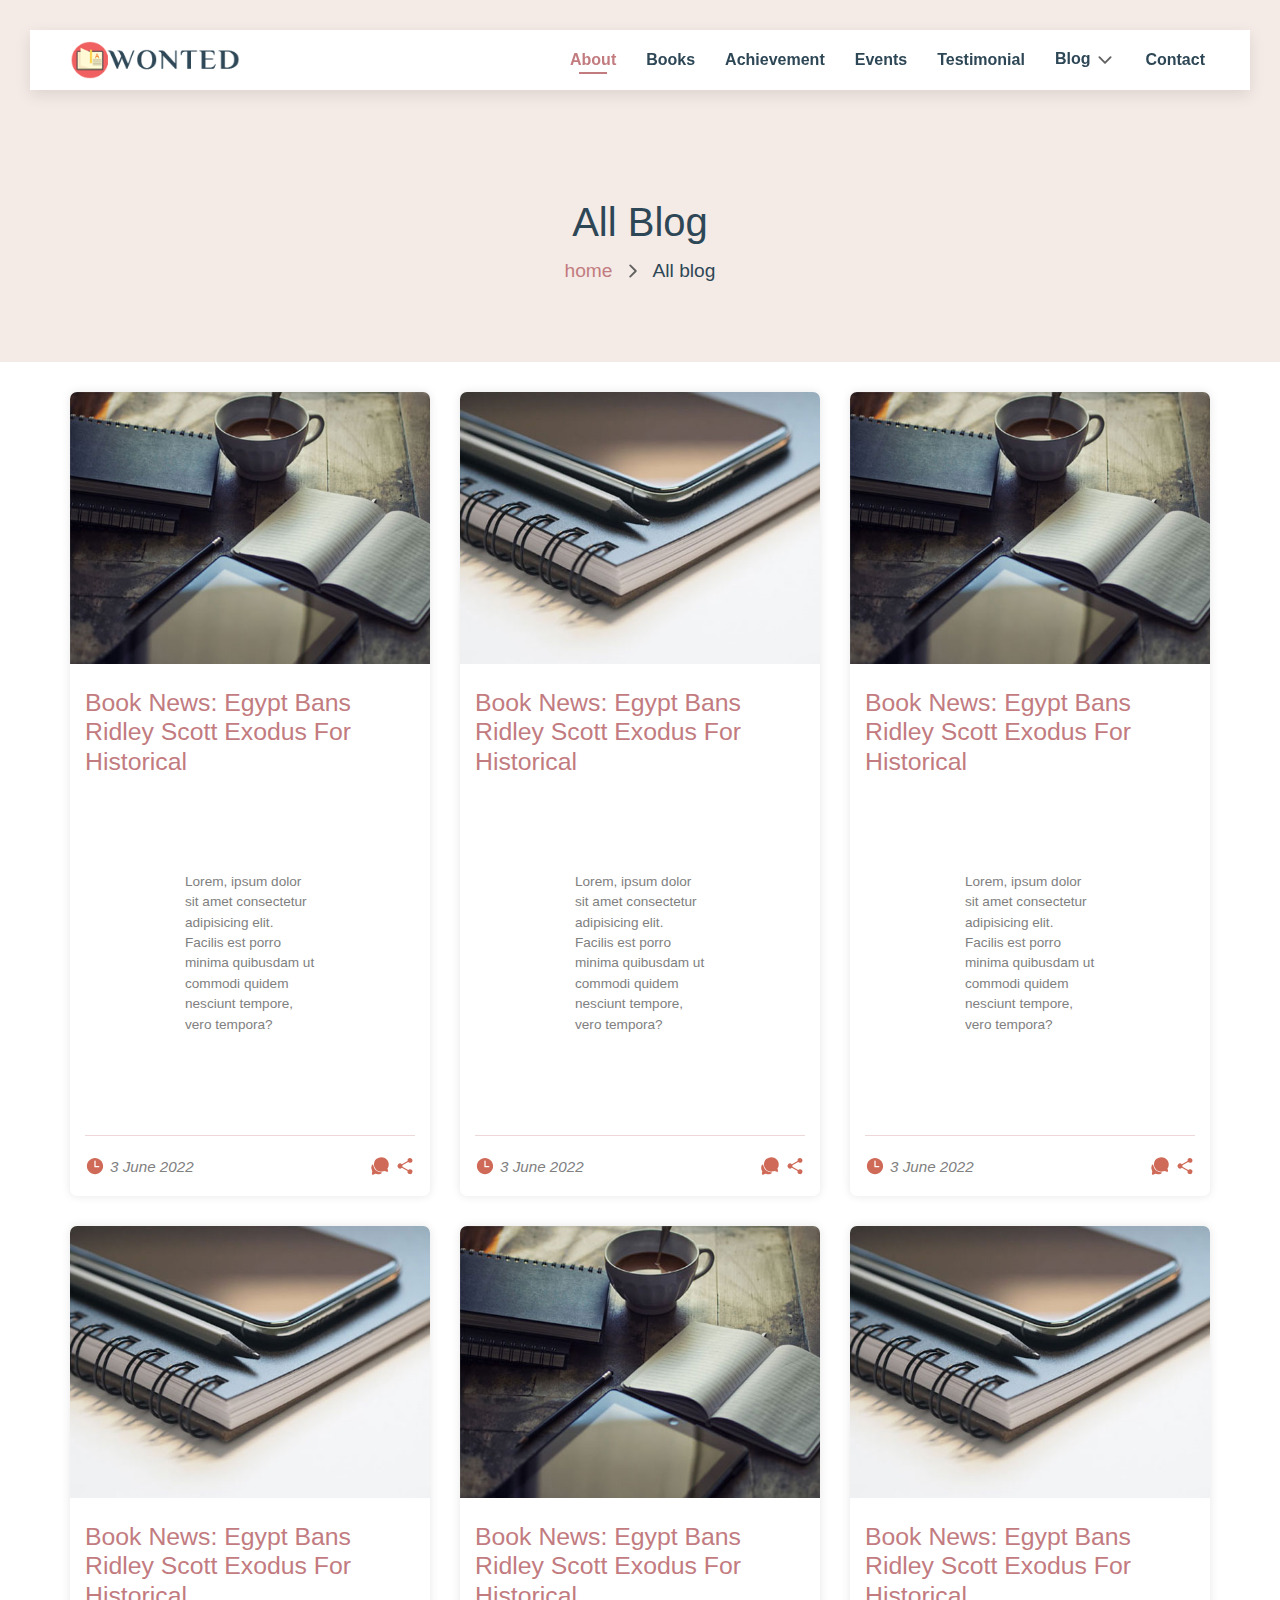
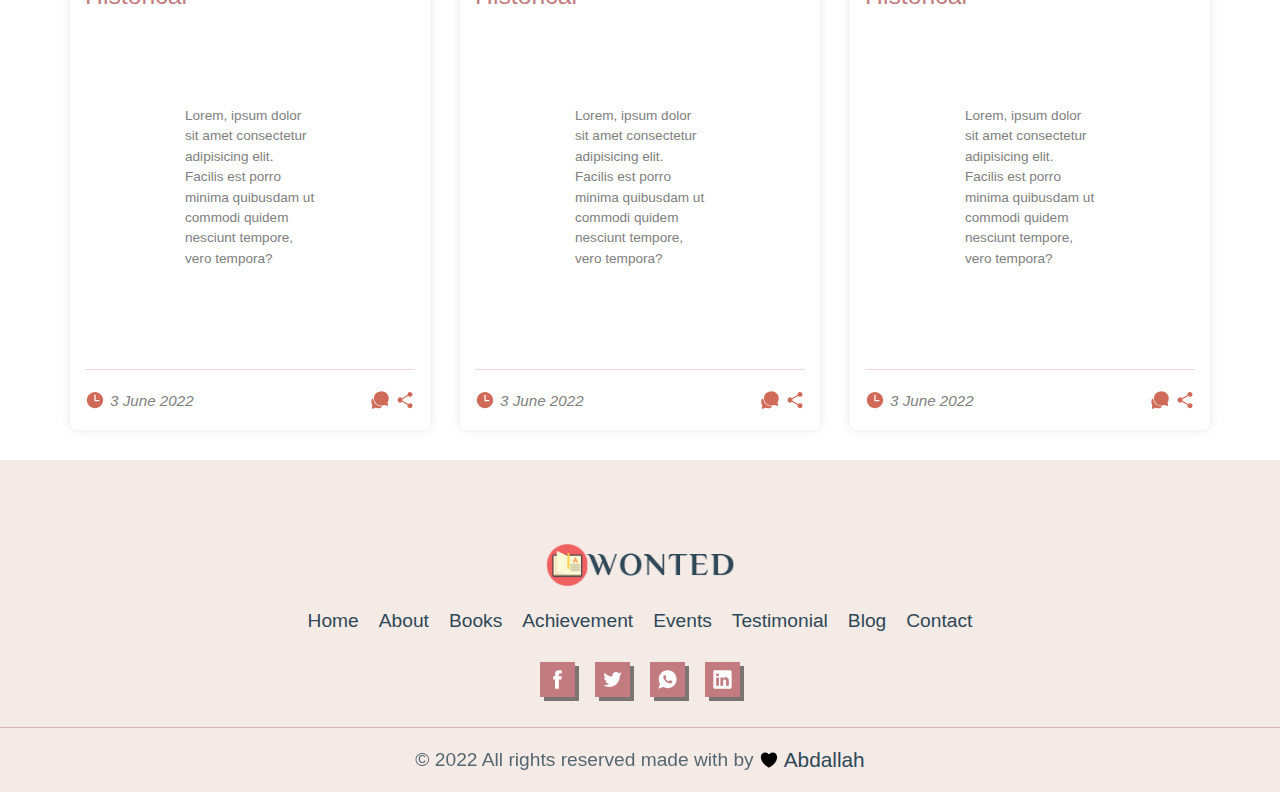
<file: all_blog.html>
<!DOCTYPE html>
<html lang="en">
<head>
  <meta charset="UTF-8" />
  <meta name="viewport" content="width=device-width, initial-scale=1.0" />
  <meta name="description" content="............" />
  <meta name="keywords" content=".............." />
  <meta name="auther" content="abdallah" />

  <title>
    Book 
  </title>

  <link rel="stylesheet" href="assets/css/cutom.css" />
  <link rel="stylesheet" href="assets/css/nav.css" />
  <link rel="stylesheet" href="assets/css/footer.css" />
  <link rel="stylesheet" href="assets/css/all_blog.css" />
  <link rel="stylesheet" href="assets/css/media.css" />
</head>
<body>
  <nav>
    <div class="container">
      <div class="nav-contint">
        <a href="#" class="brand-logo">
          <img 
            src="assets/images/wonted-logo.png" 
            alt=""
            loading="lazy" />
        </a>

        <ul class="navbar">
          <li class="nav-item active">
            <a href="#" class="nav-link">
              about
            </a>
          </li>

          <li class="nav-item">
            <a href="#" class="nav-link">
              books
            </a>
          </li>

          <li class="nav-item">
            <a href="#" class="nav-link">
              achievement
            </a>
          </li>

          <li class="nav-item">
            <a href="#" class="nav-link">
              events
            </a>
          </li>

          <li class="nav-item">
            <a href="#" class="nav-link">
              testimonial
            </a>
          </li>

          <li class="nav-item">
            <a href="all_blog.html" class="nav-link">
              blog

              <img 
              src="assets/images/icons/chevron-down-outline.svg" />
            </a>

            <div class="dropdown">
              <a href="single_blog.html" class="drop-link">
                blog 1
              </a>

              <a href="single_blog.html" class="drop-link">
                blog 2
              </a>

              <a href="single_blog.html" class="drop-link">
                blog 3
              </a>
            </div>
          </li>

          <li class="nav-item">
            <a href="#" class="nav-link">
              contact
            </a>
          </li>
        </ul>

        <a href="#" class="bars-menu">
          <span></span>
          <span></span>
          <span></span>
          <span></span>
          <span></span>
          <span></span>
        </a>
      </div>
    </div>

    <ul class="mobile-menu">
      <li class="nav-item">
        <a href="#" class="nav-link">
          about
        </a>
      </li>

      <li class="nav-item">
        <a href="#" class="nav-link">
          books
        </a>
      </li>

      <li class="nav-item">
        <a href="#" class="nav-link">
          achievement
        </a>
      </li>

      <li class="nav-item">
        <a href="#" class="nav-link">
          events
        </a>
      </li>

      <li class="nav-item">
        <a href="#" class="nav-link">
          testimonial
        </a>
      </li>

      <li class="nav-item active">
        <a href="all_blog.html" class="nav-link">
          blog

          <img 
          src="assets/images/icons/chevron-down-outline.svg" />
        </a>

        <div class="dropdown">
          <a href="single_blog.html" class="drop-link">
            blog 1
          </a>

          <a href="single_blog.html" class="drop-link">
            blog 2
          </a>

          <a href="single_blog.html" class="drop-link">
            blog 3
          </a>
        </div>
      </li>

      <li class="nav-item">
        <a href="#" class="nav-link">
          contact
        </a>
      </li>
    </ul>
  </nav>

  <main>
    <header>
      <div class="container">
        <div class="header-contint">
          <h1 class="header-title">
            All blog
          </h1>

          <div class="header-links">
            <a href="index.html">
              home
            </a>

            <span>
              <img 
                src="assets/images/icons/chevron-forward-outline.svg" 
                alt=""
                loading="lazy" />
            </span>

            <a href="all_blog.html">
              All blog
            </a>
          </div>
        </div>
      </div>
    </header>

    <section class="blog">
      <div class="container">
        <div class="blog-contint">
          <a href="single_blog.html" class="blog-item">
            <div class="blog-img">
              <img 
                src="assets/images/blog_01.jpg"
                alt=""
                loading="lazy" />
            </div>

            <div class="blog-body">
              <h3 class="blog-title">
                book news: egypt bans ridley scott exodus for historical
              </h3>

              <p class="blog-desc">
                Lorem, ipsum dolor sit amet consectetur adipisicing elit. Facilis est porro minima quibusdam ut commodi quidem nesciunt tempore, vero tempora?
              </p>

              <div class="blod-info">
                <div class="blog-info-box">
                  <span class="icon">
                    <img 
                      src="assets/images/icons/time.svg" 
                      alt=""
                      loading="lazy" />
                  </span>

                  <span class="blog-date">
                    3 june 2022
                  </span>
                </div>

                <div class="blog-info-box">
                  <span class="icon">
                    <img 
                      src="assets/images/icons/chatbubbles.svg" 
                      alt=""
                      loading="lazy" />
                  </span>

                  <span class="icon">
                    <img 
                      src="assets/images/icons/share-social.svg" 
                      alt=""
                      loading="lazy" />
                  </span>
                </div>
              </div>
            </div>
          </a>

          <a href="single_blog.html" class="blog-item">
            <div class="blog-img">
              <img 
                src="assets/images/blog_02.jpg"
                alt=""
                loading="lazy" />
            </div>

            <div class="blog-body">
              <h3 class="blog-title">
                book news: egypt bans ridley scott exodus for historical
              </h3>

              <p class="blog-desc">
                Lorem, ipsum dolor sit amet consectetur adipisicing elit. Facilis est porro minima quibusdam ut commodi quidem nesciunt tempore, vero tempora?
              </p>

              <div class="blod-info">
                <div class="blog-info-box">
                  <span class="icon">
                    <img 
                      src="assets/images/icons/time.svg" 
                      alt=""
                      loading="lazy" />
                  </span>

                  <span class="blog-date">
                    3 june 2022
                  </span>
                </div>

                <div class="blog-info-box">
                  <span class="icon">
                    <img 
                      src="assets/images/icons/chatbubbles.svg" 
                      alt=""
                      loading="lazy" />
                  </span>

                  <span class="icon">
                    <img 
                      src="assets/images/icons/share-social.svg" 
                      alt=""
                      loading="lazy" />
                  </span>
                </div>
              </div>
            </div>
          </a>

          <a href="single_blog.html" class="blog-item">
            <div class="blog-img">
              <img 
                src="assets/images/blog_01.jpg"
                alt=""
                loading="lazy" />
            </div>

            <div class="blog-body">
              <h3 class="blog-title">
                book news: egypt bans ridley scott exodus for historical
              </h3>

              <p class="blog-desc">
                Lorem, ipsum dolor sit amet consectetur adipisicing elit. Facilis est porro minima quibusdam ut commodi quidem nesciunt tempore, vero tempora?
              </p>

              <div class="blod-info">
                <div class="blog-info-box">
                  <span class="icon">
                    <img 
                      src="assets/images/icons/time.svg" 
                      alt=""
                      loading="lazy" />
                  </span>

                  <span class="blog-date">
                    3 june 2022
                  </span>
                </div>

                <div class="blog-info-box">
                  <span class="icon">
                    <img 
                      src="assets/images/icons/chatbubbles.svg" 
                      alt=""
                      loading="lazy" />
                  </span>

                  <span class="icon">
                    <img 
                      src="assets/images/icons/share-social.svg" 
                      alt=""
                      loading="lazy" />
                  </span>
                </div>
              </div>
            </div>
          </a>

          <a href="single_blog.html" class="blog-item">
            <div class="blog-img">
              <img 
                src="assets/images/blog_02.jpg"
                alt=""
                loading="lazy" />
            </div>

            <div class="blog-body">
              <h3 class="blog-title">
                book news: egypt bans ridley scott exodus for historical
              </h3>

              <p class="blog-desc">
                Lorem, ipsum dolor sit amet consectetur adipisicing elit. Facilis est porro minima quibusdam ut commodi quidem nesciunt tempore, vero tempora?
              </p>

              <div class="blod-info">
                <div class="blog-info-box">
                  <span class="icon">
                    <img 
                      src="assets/images/icons/time.svg" 
                      alt=""
                      loading="lazy" />
                  </span>

                  <span class="blog-date">
                    3 june 2022
                  </span>
                </div>

                <div class="blog-info-box">
                  <span class="icon">
                    <img 
                      src="assets/images/icons/chatbubbles.svg" 
                      alt=""
                      loading="lazy" />
                  </span>

                  <span class="icon">
                    <img 
                      src="assets/images/icons/share-social.svg" 
                      alt=""
                      loading="lazy" />
                  </span>
                </div>
              </div>
            </div>
          </a>

          <a href="single_blog.html" class="blog-item">
            <div class="blog-img">
              <img 
                src="assets/images/blog_01.jpg"
                alt=""
                loading="lazy" />
            </div>

            <div class="blog-body">
              <h3 class="blog-title">
                book news: egypt bans ridley scott exodus for historical
              </h3>

              <p class="blog-desc">
                Lorem, ipsum dolor sit amet consectetur adipisicing elit. Facilis est porro minima quibusdam ut commodi quidem nesciunt tempore, vero tempora?
              </p>

              <div class="blod-info">
                <div class="blog-info-box">
                  <span class="icon">
                    <img 
                      src="assets/images/icons/time.svg" 
                      alt=""
                      loading="lazy" />
                  </span>

                  <span class="blog-date">
                    3 june 2022
                  </span>
                </div>

                <div class="blog-info-box">
                  <span class="icon">
                    <img 
                      src="assets/images/icons/chatbubbles.svg" 
                      alt=""
                      loading="lazy" />
                  </span>

                  <span class="icon">
                    <img 
                      src="assets/images/icons/share-social.svg" 
                      alt=""
                      loading="lazy" />
                  </span>
                </div>
              </div>
            </div>
          </a>

          <a href="single_blog.html" class="blog-item">
            <div class="blog-img">
              <img 
                src="assets/images/blog_02.jpg"
                alt=""
                loading="lazy" />
            </div>

            <div class="blog-body">
              <h3 class="blog-title">
                book news: egypt bans ridley scott exodus for historical
              </h3>

              <p class="blog-desc">
                Lorem, ipsum dolor sit amet consectetur adipisicing elit. Facilis est porro minima quibusdam ut commodi quidem nesciunt tempore, vero tempora?
              </p>

              <div class="blod-info">
                <div class="blog-info-box">
                  <span class="icon">
                    <img 
                      src="assets/images/icons/time.svg" 
                      alt=""
                      loading="lazy" />
                  </span>

                  <span class="blog-date">
                    3 june 2022
                  </span>
                </div>

                <div class="blog-info-box">
                  <span class="icon">
                    <img 
                      src="assets/images/icons/chatbubbles.svg" 
                      alt=""
                      loading="lazy" />
                  </span>

                  <span class="icon">
                    <img 
                      src="assets/images/icons/share-social.svg" 
                      alt=""
                      loading="lazy" />
                  </span>
                </div>
              </div>
            </div>
          </a>
        </div>        
      </div>
    </section>
  </main>

  <footer>
    <div class="footer-contint">
      <div class="footer-logo">
        <img 
          src="assets/images/wonted-logo.png"
          alt=""
          loading="lazy" />
      </div>

      <ul class="footer-menu">
        <li class="footer-item">
          <a href="#" class="footer-link">
            home
          </a>
        </li>

        <li class="footer-item">
          <a href="#" class="footer-link">
            about
          </a>
        </li>

        <li class="footer-item">
          <a href="#" class="footer-link">
            books
          </a>
        </li>

        <li class="footer-item">
          <a href="#" class="footer-link">
            achievement
          </a>
        </li>

        <li class="footer-item">
          <a href="#" class="footer-link">
            events
          </a>
        </li>

        <li class="footer-item">
          <a href="#" class="footer-link">
            testimonial
          </a>
        </li>

        <li class="footer-item">
          <a href="#" class="footer-link">
            blog
          </a>
        </li>

        <li class="footer-item">
          <a href="#" class="footer-link">
            contact
          </a>
        </li>
      </ul>

      <div class="social-box">
        <a href="https://facebook.com" class="social-link">
          <img 
            src="assets/images/icons/facebook.svg"
            alt=""
            loading="lazy" />
        </a>

        <a href="https://twitter.com" class="social-link">
          <img 
            src="assets/images/icons/twitter.svg"
            alt=""
            loading="lazy" />
        </a>

        <a href="https://whatsapp.com" class="social-link">
          <img 
            src="assets/images/icons/whatsapp.svg"
            alt=""
            loading="lazy" />
        </a>

        <a href="https:linkedin//.com" class="social-link">
          <img 
            src="assets/images/icons/linkedin.svg"
            alt=""
            loading="lazy" />
        </a>
      </div>

      <div class="footer-bottom">
        <p class="footer-copyright">
          &copy; 2022 All rights reserved made with by 
        </p>

        <span class="heart">
          <img 
            src="assets/images/icons/heart.svg" 
            alt=""
            loading="lazy" />
        </span>

        <h4 class="author">Abdallah</h4>
      </div>
    </div>
  </footer>
  <script src="assets/js/main.js"></script>
</body>
</html>
</file>
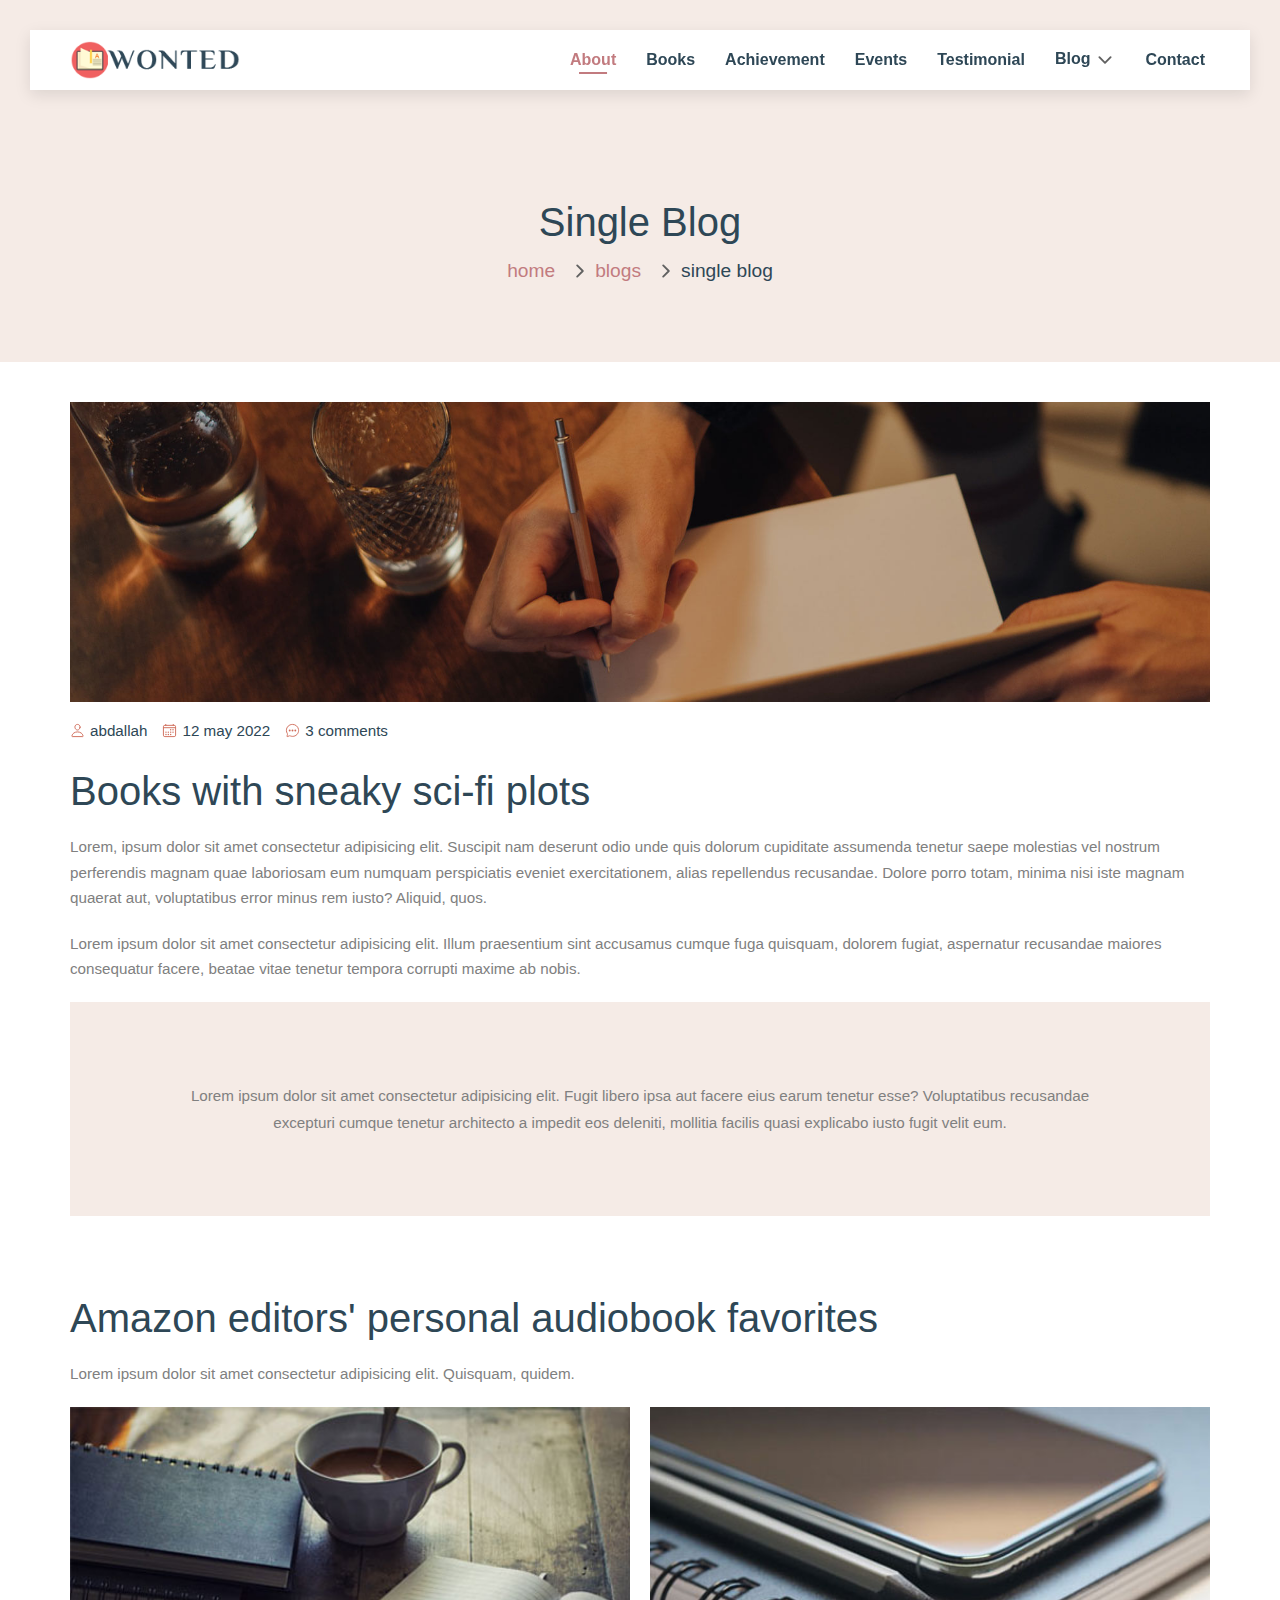
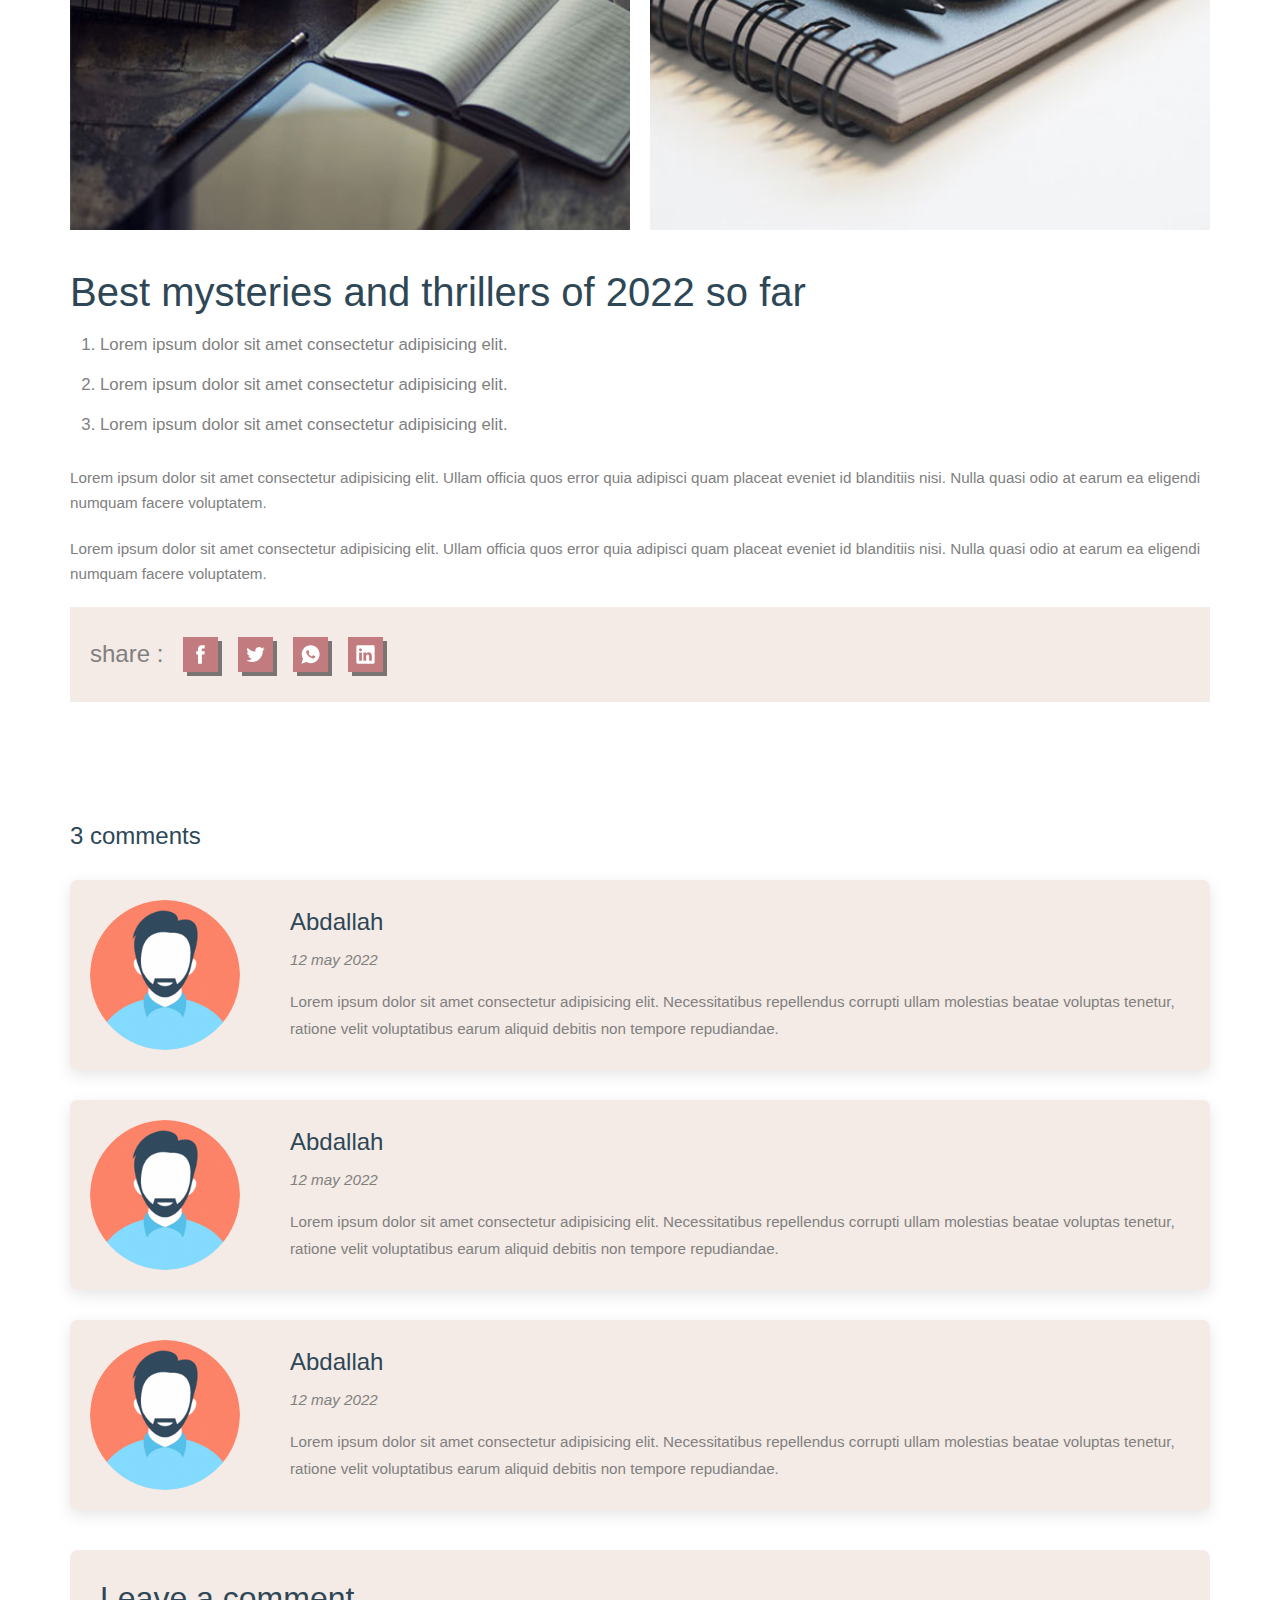
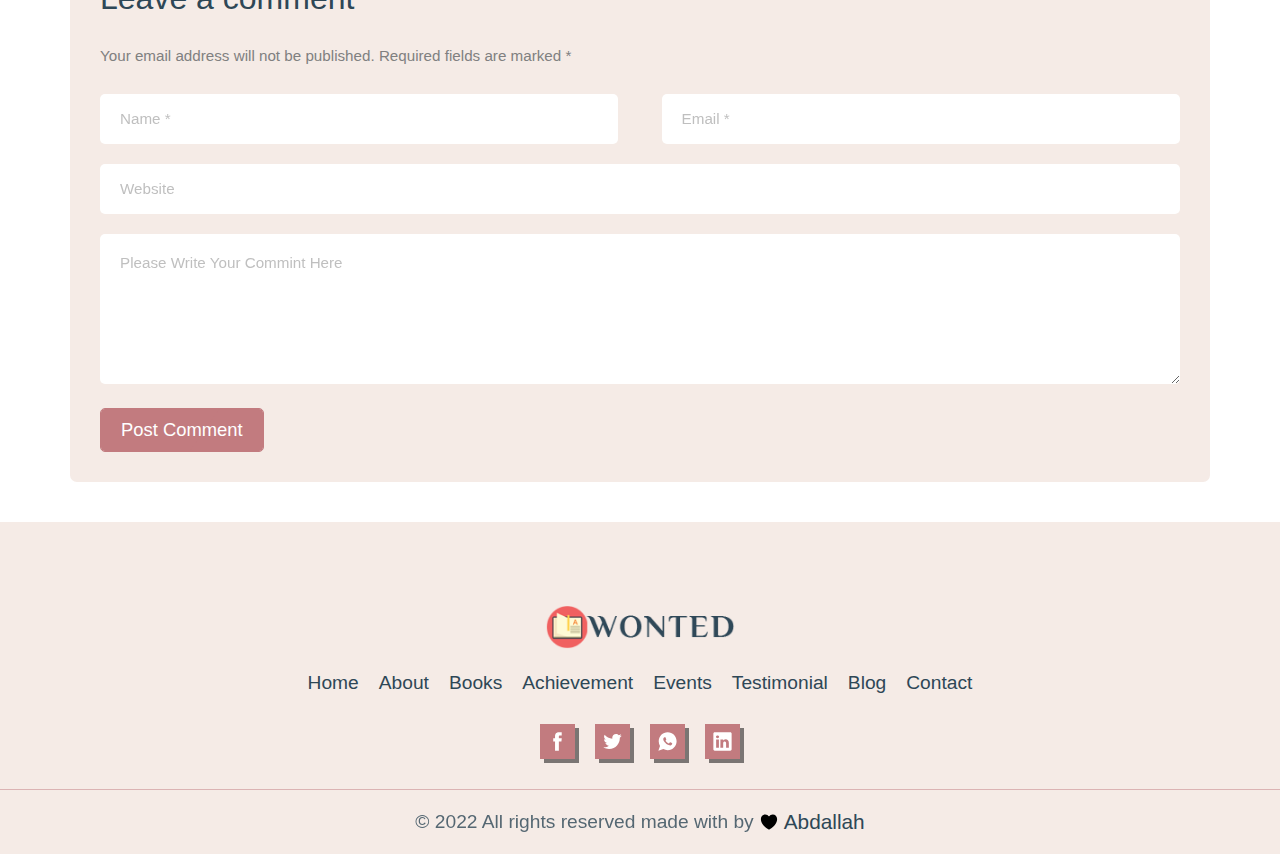
<file: single_blog.html>
<!DOCTYPE html>
<html lang="en">
<head>
  <meta charset="UTF-8" />
  <meta name="viewport" content="width=device-width, initial-scale=1.0" />
  <meta name="description" content="............" />
  <meta name="keywords" content=".............." />
  <meta name="auther" content="abdallah" />
  
  <title>
    Book
  </title>

  <link rel="stylesheet" href="assets/css/cutom.css" />
  <link rel="stylesheet" href="assets/css/nav.css" />
  <link rel="stylesheet" href="assets/css/footer.css" />
  <link rel="stylesheet" href="assets/css/single_blog.css" />
  <link rel="stylesheet" href="assets/css/media.css" />
</head>

<body>
  <nav>
    <div class="container">
      <div class="nav-contint">
        <a href="#" class="brand-logo">
          <img 
            src="assets/images/wonted-logo.png" 
            alt=""
            loading="lazy" />
        </a>

        <ul class="navbar">
          <li class="nav-item active">
            <a href="#" class="nav-link">
              about
            </a>
          </li>

          <li class="nav-item">
            <a href="#" class="nav-link">
              books
            </a>
          </li>

          <li class="nav-item">
            <a href="#" class="nav-link">
              achievement
            </a>
          </li>

          <li class="nav-item">
            <a href="#" class="nav-link">
              events
            </a>
          </li>

          <li class="nav-item">
            <a href="#" class="nav-link">
              testimonial
            </a>
          </li>

          <li class="nav-item">
            <a href="all_blog.html" class="nav-link">
              blog

              <img 
              src="assets/images/icons/chevron-down-outline.svg" />
            </a>

            <div class="dropdown">
              <a href="single_blog.html" class="drop-link">
                blog 1
              </a>

              <a href="single_blog.html" class="drop-link">
                blog 2
              </a>

              <a href="single_blog.html" class="drop-link">
                blog 3
              </a>
            </div>
          </li>

          <li class="nav-item">
            <a href="#" class="nav-link">
              contact
            </a>
          </li>
        </ul>

        <a href="#" class="bars-menu">
          <span></span>
          <span></span>
          <span></span>
          <span></span>
          <span></span>
          <span></span>
        </a>
      </div>
    </div>

    <ul class="mobile-menu">
      <li class="nav-item">
        <a href="#" class="nav-link">
          about
        </a>
      </li>

      <li class="nav-item">
        <a href="#" class="nav-link">
          books
        </a>
      </li>

      <li class="nav-item">
        <a href="#" class="nav-link">
          achievement
        </a>
      </li>

      <li class="nav-item">
        <a href="#" class="nav-link">
          events
        </a>
      </li>

      <li class="nav-item">
        <a href="#" class="nav-link">
          testimonial
        </a>
      </li>

      <li class="nav-item active">
        <a href="all_blog.html" class="nav-link">
          blog

          <img 
          src="assets/images/icons/chevron-down-outline.svg" />
        </a>

        <div class="dropdown">
          <a href="single_blog.html" class="drop-link">
            blog 1
          </a>

          <a href="single_blog.html" class="drop-link">
            blog 2
          </a>

          <a href="single_blog.html" class="drop-link">
            blog 3
          </a>
        </div>
      </li>

      <li class="nav-item">
        <a href="#" class="nav-link">
          contact
        </a>
      </li>
    </ul>
  </nav>

  <main>
    <header>
      <div class="container">
        <div class="header-contint">
          <h1 class="header-title">
            single blog
          </h1>

          <div class="header-links">
            <a href="index.html">
              home
            </a>

            <span>
              <img 
                src="assets/images/icons/chevron-forward-outline.svg" 
                alt=""
                loading="lazy" />
            </span>

            <a href="all_blog.html">
              blogs
            </a>

            <span>
              <img 
                src="assets/images/icons/chevron-forward-outline.svg" 
                alt=""
                loading="lazy" />
            </span>

            <a href="#">
              single blog
            </a>
          </div>
        </div>
      </div>
    </header>

    <section class="single-blog general-section">
      <div class="container">
        <div class="blog-contint">
          <div class="single-blog-img">
            <img 
              src="assets/images/ctav5.jpg" 
              alt=""
              loading="lazy" />
          </div>

          <div class="blog-info">
            <div class="info-item">
              <div class="info-icon">
                <img 
                  src="assets/images/icons/person-outline.svg" 
                  alt=""
                  loading="lazy" />
              </div>

              <p class="info-text">
                abdallah
              </p>
            </div>

            <div class="info-item">
              <div class="info-icon">
                <img 
                  src="assets/images/icons/calendar-outline.svg" 
                  alt=""
                  loading="lazy" />
              </div>

              <p class="info-text">
                12 may 2022
              </p>
            </div>

            <div class="info-item">
              <div class="info-icon">
                <img 
                  src="assets/images/icons/chatbubble-ellipses-outline.svg" 
                  alt=""
                  loading="lazy" />
              </div>

              <p class="info-text">
                3 comments
              </p>
            </div>
          </div>

          <div class="blog-data">
            <h1 class="blog-title">
              Books with sneaky sci-fi plots
            </h1>

            <p class="blog-text">
              Lorem, ipsum dolor sit amet consectetur adipisicing elit. Suscipit nam deserunt odio unde quis dolorum cupiditate assumenda tenetur saepe molestias vel nostrum perferendis magnam quae laboriosam eum numquam perspiciatis eveniet exercitationem, alias repellendus recusandae. Dolore porro totam, minima nisi iste magnam quaerat aut, voluptatibus error minus rem iusto? Aliquid, quos.
            </p>

            <p class="blog-text">
              Lorem ipsum dolor sit amet consectetur adipisicing elit. Illum praesentium sint accusamus cumque fuga quisquam, dolorem fugiat, aspernatur recusandae maiores consequatur facere, beatae vitae tenetur tempora corrupti maxime ab nobis.
            </p>
          </div>

          <div class="blog-desc">
            <p>
              Lorem ipsum dolor sit amet consectetur adipisicing elit. Fugit libero ipsa aut facere eius earum tenetur esse? Voluptatibus recusandae excepturi cumque tenetur architecto a impedit eos deleniti, mollitia facilis quasi explicabo iusto fugit velit eum.
            </p>
          </div>
        </div>
      </div>
    </section>

    <section class="favorites general-section">
      <div class="container">
        <div class="fav-contint">
          <h2 class="fav-title">
            Amazon editors' personal audiobook favorites
          </h2>
      
          <p class="fav-text">
            Lorem ipsum dolor sit amet consectetur adipisicing elit. Quisquam, quidem.
          </p>
      
          <div class="fav-imgs">
            <img 
              src="assets/images/blog_01.jpg" 
              alt=""
              loading="lazy" />
      
            <img
              src="assets/images/blog_02.jpg" 
              alt=""
              loading="lazy" />
          </div>

          <div class="best-steries">
            <h2 class="steries-title">
              Best mysteries and thrillers of 2022 so far
            </h2>

            <ol class="steries-list">
              <li class="steries-item">
                <p class="steries-text">
                  Lorem ipsum dolor sit amet consectetur adipisicing elit.
                </p>
              </li>
      
              <li class="steries-item">
                <p class="steries-text">
                  Lorem ipsum dolor sit amet consectetur adipisicing elit.
                </p>
              </li>
      
              <li class="steries-item">
                <p class="steries-text">
                  Lorem ipsum dolor sit amet consectetur adipisicing elit.
                </p>
              </li>
            </ol>

            <p class="fav-text">
              Lorem ipsum dolor sit amet consectetur adipisicing elit. Ullam officia quos error quia adipisci quam placeat eveniet id blanditiis nisi. Nulla quasi odio at earum ea eligendi numquam facere voluptatem.
            </p>

            <p class="fav-text">
              Lorem ipsum dolor sit amet consectetur adipisicing elit. Ullam officia quos error quia adipisci quam placeat eveniet id blanditiis nisi. Nulla quasi odio at earum ea eligendi numquam facere voluptatem.
            </p>

            <div class="share-box">
              <p class="share-text">
                share :
              </p>

              <div class="social-box">
                <a href="https://facebook.com" class="social-link">
                  <img 
                    src="assets/images/icons/facebook.svg"
                    alt=""
                    loading="lazy" />
                </a>
        
                <a href="https://twitter.com" class="social-link">
                  <img 
                    src="assets/images/icons/twitter.svg"
                    alt=""
                    loading="lazy" />
                </a>
        
                <a href="https://whatsapp.com" class="social-link">
                  <img 
                    src="assets/images/icons/whatsapp.svg"
                    alt=""
                    loading="lazy" />
                </a>
        
                <a href="https:linkedin//.com" class="social-link">
                  <img 
                    src="assets/images/icons/linkedin.svg"
                    alt=""
                    loading="lazy" />
                </a>
              </div>
            </div>
          </div>
        </div>
      </div>
    </section>

    <section class="commints general-section">
      <div class="container">
        <div class="last-commint">
          <p class="commint-num">
            3 comments
          </p>

          <div class="commint-box">
            <div class="commint-img">
              <img 
                src="assets/images/user-1.png" 
                alt=""
                loading="lazy" />
            </div>
      
            <div class="commint-text">
              <h1 class="commint-name">
                abdallah
              </h1>
      
              <p class="commint-date">
                12 may 2022
              </p>
      
              <p class="commint-desc">
                Lorem ipsum dolor sit amet consectetur adipisicing elit. Necessitatibus repellendus corrupti ullam molestias beatae voluptas tenetur, ratione velit voluptatibus earum aliquid debitis non tempore repudiandae.
              </p>
            </div>
          </div>

          <div class="commint-box">
            <div class="commint-img">
              <img 
                src="assets/images/user-1.png" 
                alt=""
                loading="lazy" />
            </div>
      
            <div class="commint-text">
              <h1 class="commint-name">
                abdallah
              </h1>
      
              <p class="commint-date">
                12 may 2022
              </p>
      
              <p class="commint-desc">
                Lorem ipsum dolor sit amet consectetur adipisicing elit. Necessitatibus repellendus corrupti ullam molestias beatae voluptas tenetur, ratione velit voluptatibus earum aliquid debitis non tempore repudiandae.
              </p>
            </div>
          </div>

          <div class="commint-box">
            <div class="commint-img">
              <img 
                src="assets/images/user-1.png" 
                alt=""
                loading="lazy" />
            </div>
      
            <div class="commint-text">
              <h1 class="commint-name">
                abdallah
              </h1>
      
              <p class="commint-date">
                12 may 2022
              </p>
      
              <p class="commint-desc">
                Lorem ipsum dolor sit amet consectetur adipisicing elit. Necessitatibus repellendus corrupti ullam molestias beatae voluptas tenetur, ratione velit voluptatibus earum aliquid debitis non tempore repudiandae.
              </p>
            </div>
          </div>
        </div>

        <div class="add-commint">
          <h2 class="add-commint-title">
            Leave a comment
          </h2>

          <p class="add-commint-desc">
            Your email address will not be published. Required fields are marked *
          </p>

          <form action="">
            <div class="commint-form">
              <div class="form-group">
                <input 
                  type="text" 
                  id="name"
                  placeholder="Name *"
                  required 
                  class="form-input add-name" />
              </div>
        
              <div class="form-group">
                <input 
                  type="text" 
                  id="email" 
                  required
                  placeholder="Email *"
                  class="form-input" />
              </div>
        
              <div class="form-group full-width">
                <input 
                  type="text" 
                  id="website" 
                  placeholder="Website"
                  class="form-input" />
              </div>

              <div class="form-group full-width">
                <textarea 
                  name="commint" 
                  id="commint"
                  placeholder="please write your commint here" 
                  class="form-input"></textarea>
              </div>
        
              <a href="#" class="custom-btn">
                Post Comment
              </a>              
            </div>

        </div>
      </div>
    </section>
  </main>

  <footer>
    <div class="footer-contint">
      <div class="footer-logo">
        <img 
          src="assets/images/wonted-logo.png"
          alt=""
          loading="lazy" />
      </div>

      <ul class="footer-menu">
        <li class="footer-item">
          <a href="#" class="footer-link">
            home
          </a>
        </li>

        <li class="footer-item">
          <a href="#" class="footer-link">
            about
          </a>
        </li>

        <li class="footer-item">
          <a href="#" class="footer-link">
            books
          </a>
        </li>

        <li class="footer-item">
          <a href="#" class="footer-link">
            achievement
          </a>
        </li>

        <li class="footer-item">
          <a href="#" class="footer-link">
            events
          </a>
        </li>

        <li class="footer-item">
          <a href="#" class="footer-link">
            testimonial
          </a>
        </li>

        <li class="footer-item">
          <a href="#" class="footer-link">
            blog
          </a>
        </li>

        <li class="footer-item">
          <a href="#" class="footer-link">
            contact
          </a>
        </li>
      </ul>

      <div class="social-box">
        <a href="https://facebook.com" class="social-link">
          <img 
            src="assets/images/icons/facebook.svg"
            alt=""
            loading="lazy" />
        </a>

        <a href="https://twitter.com" class="social-link">
          <img 
            src="assets/images/icons/twitter.svg"
            alt=""
            loading="lazy" />
        </a>

        <a href="https://whatsapp.com" class="social-link">
          <img 
            src="assets/images/icons/whatsapp.svg"
            alt=""
            loading="lazy" />
        </a>

        <a href="https:linkedin//.com" class="social-link">
          <img 
            src="assets/images/icons/linkedin.svg"
            alt=""
            loading="lazy" />
        </a>
      </div>

      <div class="footer-bottom">
        <p class="footer-copyright">
          &copy; 2022 All rights reserved made with by 
        </p>

        <span class="heart">
          <img 
            src="assets/images/icons/heart.svg" 
            alt=""
            loading="lazy" />
        </span>

        <h4 class="author">Abdallah</h4>
      </div>
    </div>
  </footer>
  <script src="assets/js/commint.js"></script>
  <script src="assets/js/main.js"></script>
</body>
</html>
</file>
<file: assets/css/cutom.css>
*{
  padding: 0;
  margin: 0;
  box-sizing: border-box;
  font-family: sans-serif;
}


html{
  scroll-behavior: smooth;
  font-size: 13px;
}

:root{
  --primary:#c27b7f;
  --scandary:#f5ebe6;
  --white:#ffffff;
  --dark: #2e4756;
  --dark-gray:#808080;

  --primary-img:invert(67%) sepia(29%) saturate(4617%) hue-rotate(321deg) brightness(86%) contrast(86%);
  --dark-img:invert(38%) sepia(5%) saturate(7%) hue-rotate(9deg) brightness(93%) contrast(84%);
  --white-img:invert(100%) sepia(100%) saturate(0%) hue-rotate(58deg) brightness(106%) contrast(101%);
}

::selection{
  background: var(--primary);
  color: var(--white);
}

::-webkit-scrollbar{
  width: 10px;
}

::-webkit-scrollbar-track{
  box-shadow: inset 0 0 10px var(--primary);
}

::-webkit-scrollbar-thumb{
  background: var(--primary);
  border-radius: 10px;
}

a{text-decoration: none;}

ul{list-style: none;}

input,
textarea{outline: none;}

/* general  data */

.general-section{
  padding: 40px 0;
}

.general-data{
  position: relative;
  text-align: center;
  width: fit-content;
  margin: 0 auto 40px;
}

.general-data::after{
  content: '';
  position: absolute;
  bottom: 0;
  left: 50%;
  transform: translateX(-50%);
  height: 3px;
  width: 60%;
  background-color: var(--primary);
  opacity: 0.5;
}

.general-title{
  color: var(--primary);
  text-transform: uppercase;
  margin-bottom: 20px;
  letter-spacing: 2px;
  font-size: 1rem;
}

.general-subtitle{
  color: var(--dark);
  font-weight: 700;
  font-size: 2rem;
  padding-bottom: 20px;
  position: relative;
}

.general-data .general-subtitle::after,
.general-data .general-subtitle::before{
  content: '';
  position: absolute;
  bottom: 2px;
  left: 50%;
  background-color: var(--primary);
  width: 20px;
  height: 20px;
  opacity: 0.4;
  transition: 0.3s transform linear;
}

.general-data .general-subtitle::after{
  transform: translate(-20%, 50%) rotate(45deg);
}

.general-data .general-subtitle::before{
  transform: translate(-80%, 50%) rotate(45deg);
}

.general-data:hover .general-subtitle::after{
  transform: translate(-80%, 50%) rotate(45deg);
}

.general-data:hover .general-subtitle::before{
  transform: translate(-20%, 50%) rotate(45deg);
}

/* social box */

.social-box{
  display: flex;
  align-items: center;
  gap: 20px;
}

.social-box .social-link{
  width: 35px;
  height: 35px;
  background-color: var(--primary);
  display: flex;
  align-items: center;
  justify-content: center;
  box-shadow: 4px 4px 0px 0px rgb(0 0 0 / 0.5);
  transition: 0.3s all linear;
}

.social-box .social-link:hover{
  box-shadow: 0px 0px 0px 0px rgb(0 0 0 / 0.5);
}

.social-box .social-link img{
  width: 60%;
  height: 60%;
  object-fit: contain;
}

/* cutom btn */

.custom-btn{
  display: inline-block;
  padding: 10px 20px;
  border: 1px solid var(--primary);
  border-radius: 5px;
  color: var(--white);
  position: relative;
  overflow: hidden;
  font-size: 1.15rem;
  transition: 0.3s all linear;
  z-index: 1;
}

.custom-btn::first-letter{
  text-transform: uppercase;
}

.custom-btn:hover{
  color: var(--primary);
}

.custom-btn::after,
.custom-btn::before{
  content: '';
  position: absolute;
  top: 0%;
  width: 70%;
  height: 100%;
  background-color: var(--primary);
  z-index: -1;
  transition: 0.3s all linear;
}

.custom-btn::after{
  left: 0;
  transform: skewX(-35deg) translateX(-15px) scale(1.1);
}

.custom-btn::before{
  right: 0;
  transform: skewX(-35deg) translateX(15px) scale(1.1);
}

.custom-btn:hover:after,
.custom-btn:hover:before{
  width: 0;
}
</file>
<file: assets/css/nav.css>
nav{
  position: fixed;
  top: 0px;
  left: 30px;
  right: 30px;
  transform: translateY(30px);
  box-shadow: 0 5px 15px rgba(0, 0, 0, 0.1);
  background-color: var(--white);
  z-index: 1111;
  transition: 0.3s all linear;
}

nav.active{
  transform: translate(0);
  left: 0;
  right: 0;
  box-shadow: 0 0 15px rgba(0, 0, 0, 0.1);
}

.nav-contint{
  display: flex;
  justify-content: space-between;
  align-items: center;
  padding: 10px 0px;
  position: relative;
}

.nav-contint .brand-logo{
  width: 120px;
  height: 40px;
  background-color: var(--white);
}

.nav-contint .brand-logo img{
  width: 100%;
  height: 100%;
  object-fit: contain;
}

.nav-contint .navbar{
  display: none;
  align-items: center;
  gap: 20px;
}

nav .nav-item{
  position: relative;
  padding: 5px;
  overflow: hidden;
}

nav .nav-item:hover{
  overflow: visible;
}

nav .nav-item::after{
  content: '';
  position: absolute;
  bottom: 0;
  right: 50%;
  transform: translateX(50%);
  width: 0px;
  height: 2px;
  background-color: var(--primary);  
  transition: 0.3s all linear;
}

nav .nav-item.active::after,
nav .nav-item:hover:after{
  width: 50%;
}

nav .nav-item .nav-link{
  color: var(--dark);
  font-weight: 700;
  text-transform: capitalize;
  display: flex;
  transition: 0.3s color linear;
}

nav .nav-item:hover .nav-link,
nav .nav-item.active .nav-link{
  color: var(--primary);
}

nav .nav-item .nav-link img{
  width: 20px;
  height: 20px;
  object-fit: contain;
  margin-left: 5px;
  filter: var(--dark-img);
  transition: 0.3s all linear;
}

nav .nav-item:hover .nav-link img{
  filter: var(--primary-img);
  transform: rotate(180deg);
}
nav .nav-item.active .nav-link img{
  filter: var(--primary-img);
}

nav .nav-item .dropdown{
  position: absolute;
  left: 50%;
  top: 100%;
  white-space: nowrap;
  transform: translate(-50%,10px);
  background-color: var(--white);
  padding: 20px;
  display: flex;
  flex-direction: column;
  gap: 15px;
  z-index: 1;
  opacity: 0;
  transition: 0.3s all linear;
}

nav .nav-item:hover .dropdown{
  opacity: 1;
  transform: translate(-50%,0px);
}

nav .nav-item .dropdown .drop-link{
  color: var(--dark);
  text-transform: capitalize;
  transition: 0.3s color linear;
}

nav .nav-item .dropdown .drop-link:hover{
  color: var(--primary);
}

.bars-menu {
  width: 40px;
  height: 30px;
  position: relative;
  transition: .5s ease-in-out;
  cursor: pointer;
}

.bars-menu span {
  display: block;
  position: absolute;
  height: 5px;
  width: 50%;
  background: var(--primary);
  opacity: 1;
  transition: .3s ease-in-out;
}

.bars-menu span:nth-child(even) {
  left: 50%;
  border-radius: 0 7px 7px 0;
}

.bars-menu span:nth-child(odd) {
  left:0px;
  border-radius: 7px 0 0 7px;
}

.bars-menu span:nth-child(1),
.bars-menu span:nth-child(2) {
  top: 0px;
}

.bars-menu span:nth-child(3), 
.bars-menu span:nth-child(4) {
  top: 12px;
}

.bars-menu span:nth-child(5), 
.bars-menu span:nth-child(6) {
  top: 24px;
}

.bars-menu.open span:nth-child(1),
.bars-menu.open span:nth-child(6) {
  transform: rotate(45deg);
}

.bars-menu.open span:nth-child(2),
.bars-menu.open span:nth-child(5) {
  transform: rotate(-45deg);
}

.bars-menu.open span:nth-child(1) {
  left: 4px;
  top: 5px;
}

.bars-menu.open span:nth-child(2) {
  left: calc(50% - 4px);
  top: 5px;
}

.bars-menu.open span:nth-child(3) {
  left: -50%;
  opacity: 0;
}

.bars-menu.open span:nth-child(4) {
  left: 100%;
  opacity: 0;
}

.bars-menu.open span:nth-child(5) {
  left: 3px;
  top: 20px;
}

.bars-menu.open span:nth-child(6) {
  left: calc(50% - 3px);
  top: 20px;
}

nav .mobile-menu{
  position: absolute;
  top: 100%;
  left: 0;
  width: 100%;
  background-color: var(--white);
  padding: 20px 0;
  display: flex;
  flex-direction: column;
  align-items: center;
  justify-content: center;
  row-gap: 5px;
  transform: translateX(150%);
  opacity: 0;
  box-shadow: 0 15px  20px rgba(0, 0, 0, 0.1);
  transition: 0.6s all linear;
}

nav .mobile-menu.active{
  transform: translate(0);
  opacity: 1;
}
</file>
<file: assets/css/footer.css>
footer{
  background-color: var(--scandary);
  padding-top: 80px;
}

footer .footer-contint{
  display: flex;
  flex-direction: column;
  align-items: center;
  justify-content: center;
}

footer .footer-contint .footer-logo{
  width: 190px;
  height: 50px;
}

footer .footer-contint .footer-logo img{
  width: 100%;
  height: 100%;
  object-fit: contain;
}

footer .footer-contint .footer-menu{
  display: flex;
  align-items: center;
  justify-content: center;
  flex-wrap: wrap;
  gap: 20px;
  margin: 20px 15px 30px ;
}

footer .footer-contint .footer-menu .footer-link{
  text-transform: capitalize;
  font-size: 1.2rem;
  color: var(--dark);
  font-weight: 500;
  transition: 0.3s color ease-in-out;
}

footer .footer-contint .footer-menu .footer-link:hover{
  color: var(--primary);
}

footer .footer-contint  .social-box{
  margin-bottom: 30px;
}

footer .footer-contint  .footer-bottom{
  width: 100%;
  padding: 20px 0;
  border-top: 1px solid #c27b7f80;
  display: flex;
  align-items: center;
  justify-content: center;
}

footer .footer-contint  .footer-bottom .footer-copyright{
  color: var(--dark);
  font-size: 1.2rem;
  font-weight: 500;
  opacity: 0.8;
  display: none;
}

footer .footer-contint  .footer-bottom .heart{
  width: 20px;
  height: 20px;
  margin: 0 5px;
}

footer .footer-contint  .footer-bottom .heart img{
  width: 100%;
  height: 100%;
  object-fit: contain;
  animation: heartBeat 1s infinite;
}

@keyframes heartBeat{
  0%{
    transform: scale(1);
    filter: var(--primary-img);
  }
  50%{
    transform: scale(1.1);
    filter: var(--primary-img)  saturate(3);
  }
  100%{
    transform: scale(1);
    filter: var(--primary-img);
  }
}

footer .footer-contint  .footer-bottom .author{
  color: var(--dark);
  font-size: 1.3rem;
  font-weight: 500;
}
</file>
<file: assets/css/style.css>
/******************nav***********************/

/**********header**************/

header{
  background-color: var(--scandary);
  padding: 140px 0 80px;
  overflow: hidden;
  position: relative;
  z-index: 1;
}

.header-contint{
  display: flex;
  flex-direction: column;
  align-items: center;
  justify-content: space-between;
}

.header-contint .header-data{
  width: 100%;
  margin-bottom: 30px;
  text-align: center;
}

.header-contint .header-data .header-title{
  text-transform: uppercase;
  font-size: 1.5rem;
  font-weight: 700;
  margin-bottom: 5px;
  color: var(--primary);
  line-height: 1.6;
}

.header-contint .header-data .header-title span{
  display: block;
  text-transform: capitalize;
  color: var(--dark);
  font-size: 2rem;
}

.header-contint .header-data .header-subtitle{
  font-size: .9rem;
  margin-bottom: 30px;
  color: var(--primary);
  text-transform: uppercase;
}

.header-contint .header-data .header-desc{
  line-height: 1.7;
  color: var(--dark-gray);
  margin-bottom: 30px;
}


.header-contint .header-data form .form-group{
  width: 300px;
  max-width: 100%;
  height: 40px;
  position: relative;
  box-shadow: 0 0 10px rgba(0, 0, 0, 0.1);
  border-radius: 3px;
  overflow: hidden;
  margin: auto;
}

.header-contint .header-data form .form-group input{
  width: 100%;
  height: 100%;
  border: none;
  padding: 10px 100px 10px 10px;
}

.header-contint .header-data form .form-group a{
  position: absolute;
  top: 0;
  right: 0;
  height: 100%;
  background-color: var(--primary);
  color: var(--white);
  text-transform: capitalize;
  font-weight: 700;
  padding: 0 10px;
  display: flex;
  align-items: center;
}

.header-contint .header-data form .form-group a::after{
  content: 'Thanks';
  width: 100%;
  height: 100%;
  background-color: var(--scandary);
  position: absolute;
  top: 0;
  left: 0;
  display: flex;
  align-items: center;
  justify-content: center;
  color: var(--primary);
  font-weight: 700;
  transform: translateY(-100%);
  transition: 0.3s all linear 0.1s;
}

.header-contint .header-data form .form-group a:focus::after{
  transform: translateY(0%);
}

.header-contint .header-data form .form-group a span{
  transition: 0.3s transform linear 0.1s, 0.3s opacity linear;
}

.header-contint .header-data form .form-group a:focus span{
  transform: translateY(200%);
  opacity: 0;
}

.header-contint .header-imgs{
  width: 100%;
  display: flex;
  align-items: center;
  justify-content: space-between;
}

.header-contint .header-imgs .book-img{
  width: 48%;
}


.header-contint .header-imgs .book-img img{
  width: 100%;
  height: 100%;
  object-fit: contain;
}

.header-contint .header-imgs .writer-img{
  width: 50%;
  height: 190px;
  position: relative;
  background-color: #fbb6b9;
  z-index: 1;
}

.header-contint .header-imgs .writer-img::after,
.header-contint .header-imgs .writer-img::before{
  content: '';
  position: absolute;
  top: 50%;
  left: 0;
  width: 100%;
  background-color: transparent;
  border: 1px solid #fbb6b9;
  border-radius: 5px;
  opacity: 0.5;
  z-index: -1;
  height: calc(100% + 50px);
}
.header-contint .header-imgs .writer-img::after{
  transform: translate(40px, -45%);
}

.header-contint .header-imgs .writer-img::before{
  transform: translate(20px, -55%);
}

.header-contint .header-imgs .writer-img img{
  width: calc(100% + 25px);
  height: calc(100% + 25px);
  object-fit: contain;
  object-position: bottom right;
  position: absolute;
  bottom: 0;
  right: 0;
}

.header-animation{
  position: absolute;
  inset: 0;
  overflow: hidden;
  pointer-events: none;
  z-index: 2;
}

.header-animation div{
  background-color: transparent;
  border-radius: 50%;
  box-shadow: inset 0 0 2px 3px var(--primary);
  position: absolute;
  opacity: 0;
  top: 50%;
  left: 30px;
  animation:header-animation 20s linear infinite alternate;
}

.header-animation div:first-of-type{
  width: 70px;
  height: 70px;
}

.header-animation div:nth-of-type(2){
  width: 50px;
  height: 50px;
  animation-direction: alternate-reverse;
}

.header-animation div:last-of-type{
  width: 50px;
  height: 50px;
  animation-delay: 10s;
}

@keyframes header-animation{
  0%{
    opacity: 0;
  }
  16%, 48%, 78%{
    top: 80%;
    opacity: 0.3;
  }
  32%{
    top: 20%;
    opacity: 0.5s;
  }
  62%{
    top: 50%;
    opacity: 0.4;
  }
  90%{
    top: 60%;
    opacity: 0.3;
  }
  100%{
    top: 80%;
    left: 90%;
    opacity: 0.5;
  }

}
/*********about********************/

.about-contint{
  display: flex;
  justify-content: space-between;
  flex-wrap: wrap;
}

.about-contint .about-img{
  width: 100%;
  border: 15px solid var(--primary);
  background-color: var(--primary);
  margin-bottom: 30px;
  border-radius: 9px;
  position: relative;
}

.about-contint .about-img img{
  width: 100%;
  height: 100%;
  object-fit: cover;
  border-radius: 7px;
}

.about-contint .about-img span{
  width: 40px;
  height: 40px;
  border-radius: 50%;
  position: absolute;
  top: 50%;
  left: 50%;
  transform: translate(-50%, -50%);
  background-color: var(--white);
  display: flex;
  align-items: center;
  justify-content: center;
  transition: 0.3s all linear;
  cursor: pointer;
}

.about-contint .about-img span:hover{
  animation:videoHover 0.5s ease-in-out infinite alternate;
}

.about-contint .about-img span::after,
.about-contint .about-img span::before{
  content: '';
  position: absolute;
  top: 50%;
  left: 50%;
  transform: translate(-50%, -50%);
  z-index: -1;
  width: 100%;
  height: 100%;
  background-color: var(--white);
  border-radius: 50%;
  pointer-events: none;
  animation: videoPlay 2s infinite;
}

.about-contint .about-img span::before{
  animation-delay: 1s;
}

.about-contint .about-img span:hover:after,
.about-contint .about-img span:hover:before{
  animation-play-state: paused;
}

.about-contint .about-img span img{
  width: 45%;
  height: 45%;
  filter: var(--dark-img);
  object-fit: contain;
  margin-left: 5px;
}

@keyframes videoPlay{
  from{
    opacity: 1;
  }
  to{
    opacity: 0;
    transform: translate(-50%, -50%) scale(1.5);
  }
}

@keyframes videoHover{
  from{
    transform: translate(-47%, -50%);
  }
  to{
    transform: translate(-53%, -50%);
  }
}

.about-data{
  width: 100%;
}

.about-data .about-desc{
  font-size: 0.9rem;
  color: var(--dark-gray);
  line-height: 1.7;
  margin-bottom: 30px;
}

.about-data .about-info{
  display: flex;
  align-items: center;
  justify-content: space-between;
  flex-wrap: wrap;
  row-gap: 20px;
  margin-bottom: 30px;
}

.about-data .about-info .about-item{
  width:40%;
}

.about-data .about-info .about-item .about-title{
  font-weight: 100;
  text-transform: capitalize;
  margin-bottom: 10px;
  font-size: 1.5rem;
  color: var(--dark);
}

.about-data .about-info .about-item .info-desc{
  color: var(--dark-gray);
  text-transform: capitalize;
  font-size: 0.9rem;
}

/**************books*************** */

.books{
  background-color: var(--scandary);
}

.book-contint{
  display: flex;
  justify-content: space-between;
  flex-wrap: wrap;
}

.book-contint .book-imgs{
  width: 100%;
  display: flex;
  align-items: center;
  justify-content: space-between;
}

.book-contint .book-imgs .img-box{
  width: calc(50% - 15px);
  display: flex;
  flex-direction: column;
  align-items: center;
  justify-content: center;
  gap: 20px;
}

.book-contint .book-imgs .img-box:first-child{
  padding-bottom: 50px;
}
.book-contint .book-imgs .img-box:last-child{
  padding-top: 50px;
}

.book-contint .book-imgs img{
  width: 100%;
  object-fit: cover;
  border-radius: 10px;
  filter: brightness(0.8) blur(0.5px);
  transition: 0.3s all linear;
}

.book-contint .book-imgs img:hover{
  filter: brightness(1) blur(0px);
  transform: translateY(-5px);
}

.book-contint .book-data{
  width: 100%;
}

.book-contint .book-data .book-desc{
  margin-bottom: 30px;
}

.book-contint .book-data .book-selling-item{
  display: flex;
  align-items: center;
  justify-content: space-between;
}
.book-contint .book-data .book-selling-item:not(:last-child){
  margin-bottom: 30px;
}

.book-contint .book-data .book-selling-item .book-selling-img{
  width: 60px;
  height: 60px;
  background-color: var(--primary);
  display: flex;
  align-items: center;
  justify-content: center;
  box-shadow: 4px 4px 0px 0px rgb(0 0 0 / 0.1),
              8px 8px 0px 0px rgb(0 0 0 / 0.1);
  transition: 0.3s all linear;
}

.book-contint .book-data .book-selling-item .book-selling-img:hover{
  box-shadow: 0px 0px 0px 0px rgb(0 0 0 / 0.1),
              0px 0px 0px 0px rgb(0 0 0 / 0.1);
}

.book-contint .book-data .book-selling-item .book-selling-img img{
  width: 60%;
  height: 60%;
  object-fit: contain;
  filter: var(--white-img);
}

.book-contint .book-data .book-selling-item .book-selling-info{
  width: calc(100% - 80px);
}

.book-contint .book-data .book-selling-item .book-selling-info .book-selling-title{
  font-weight: 500;
  text-transform: capitalize;
  margin-bottom: 5px;
  font-size: 1.5rem;
  color: var(--dark);
}

.book-contint .book-data .book-selling-item .book-selling-info .book-selling-desc{
  color: var(--dark-gray);
  font-size: 0.85rem;
  line-height: 1.6;
}

/*************************state*********************/

.state-contint{
  display: flex;
  align-items: center;
  justify-content: center;
  flex-wrap: wrap;
  gap: 20px;
  padding: 30px 0;
}

.state-contint .state-box{
  width: 90%;
  padding: 80px 15px 20px;
  position: relative;
  background-color: var(--scandary);
  box-shadow: 8px 8px  0 #c27b7f80;
  transition: 0.3s box-shadow linear, 0.3s transform linear 0.3s;
}

.state-contint .state-box:hover{
  box-shadow: 0px 0px  0 #c27b7f80;
  transform: translateY(-8px);
}

.state-contint .state-box .state-img{
  width: 70px;
  height: 70px;
  position: absolute;
  top: 5px;
  right: 5px;
}

.state-contint .state-box .state-img img{
  width: 100%;
  height: 100%;
  object-fit: contain;
  filter: opacity(0.3);
}

.state-contint .state-box .state-num {
  font-size: 4rem;
  margin-bottom: 5px;
  color: var(--primary);
}

.state-contint .state-box .state-title {
  font-size: 1.2rem;
  text-transform: capitalize;
  color: var(--dark);
}

/********weekly**************/

.weekly{
  background-color: var(--scandary);
}

.weekly-contint{
  display: flex;
  justify-content: center;
  flex-wrap: wrap;
  row-gap: 20px;
  padding: 30px 0;
}

.weekly-contint .weekly-card{
  width: 90%;
  background-color: var(--white);
  padding: 10px;
  border-radius: 10px;
  transition: 0.3s all linear;
}

.weekly-contint .weekly-card:hover{
  transform: translateY(-8px);
  box-shadow: 0px 5px  10px rgb(194, 123, 127, 0.3);
}

.weekly-contint .weekly-card .weekly-card-img{
  width: 100%;
  height: auto;
  border-radius: 7px;
  overflow: hidden;
}

.weekly-contint .weekly-card .weekly-card-img img{
  width: 100%;
  height: 100%;
  object-fit: cover;
  filter: brightness(0.7);
  transform: scale(1.2) rotate(5deg);
  transition: 0.3s all linear;
}

.weekly-contint .weekly-card:hover .weekly-card-img img{
  filter: brightness(1);
  transform: scale(1) rotate(0deg);
}

.weekly-contint .weekly-card .weekly-card-body{
  padding: 20px 0 10px;
}

.weekly-contint .weekly-card .weekly-prog{
  text-transform: capitalize;
  font-weight: 500;
  color: var(--dark);
  font-size: 0.9rem;
  margin-bottom: 15px;
}

.weekly-contint .weekly-card .weekly-title{
  font-size: 1.5rem;
  color: var(--primary);
  font-weight: 700;
  margin-bottom: 15px;
}

.weekly-contint .weekly-card .weeklly-info{
  display: flex;
  align-items: center;
  justify-content: space-between;
}

.weekly-contint .weekly-card .weeklly-info .weekly-price{
  font-size: 1.5rem;
  color: var(--dark);
  font-weight: 700;
}

.weekly-contint .weekly-card .weeklly-info .weekly-rate{
  display: flex;
  align-items: center;
  gap: 5px;
}

.weekly-contint .weekly-card .weeklly-info .weekly-rate img{
  width: 20px;
  height: 20px;
  object-fit: contain;
}

/*************achievments******************/

.achiev-contint{
  display: flex;
  align-items: center;
  justify-content: center;
  flex-wrap: wrap;
  column-gap: 20px;
  row-gap: 40px;
}

.achiev-contint .achiev-box{
  width: 80%;
  box-shadow: 0 0px 10px rgb(0 0 0 / 0.1);
  border-radius: 10px;
  transition: 0.3s all ease-in-out;
  overflow: hidden;
}

.achiev-contint .achiev-box:hover{
  transform: translateY(-10px);
  box-shadow: 0 5px 15px rgb(0 0 0 / 0.1);
}

.achiev-contint .achiev-box .achiev-img{
  width: 100%;
  height: 260px;
}

.achiev-contint .achiev-box .achiev-img img{
  width: 100%;
  height: 100%;
  object-fit: cover;
}

.achiev-contint .achiev-box .achiev-body{
  padding: 35px 20px;
  position: relative;
  z-index: 1;
}

.achiev-contint .achiev-box .achiev-body::after{
  content: '';
  width: 80px;
  height: 80px;
  position: absolute;
  top: 10px;
  right: 10px;
  background: url('../images/icons/award.svg') center / contain no-repeat;
  opacity: 0.2;
  z-index: -1;
}


.achiev-contint .achiev-box .achiev-body .achiev-title{
  font-size: 1.7rem;
  margin-bottom: 0.8em;
  font-weight: 500;
  color: var(--dark);
  text-transform: capitalize;
}

.achiev-contint .achiev-box .achiev-body .achiev-desc{
  text-transform: capitalize;
  color: var(--dark-gray);
  line-height: 1.7;
}

/****************event*************** */

.events{
  background-color: var(--scandary);
}

.event-contint{
  display: flex;
  justify-content: space-between;
  align-items: center;
  flex-wrap: wrap;
  row-gap: 20px;
  padding: 30px 0;
}

.event-contint .event-box{
  width: 100%;
  border-radius: 7px;
  background-color: var(--white);
  padding: 60px 15px 30px;
  transition: 0.3s all ease-in-out;
}

.event-contint .event-box:hover{
  box-shadow: 0px 5px  10px rgb(194, 123, 127, 0.1);
  transform: translateY(-8px);
}

.event-contint .event-box .event-date{
  display: flex;
  align-items: baseline;
  justify-content: center;
  gap: 5px;
  margin-bottom: 20px;
  opacity: 0.6;
  transition: 0.6s all ease-in-out;
}

.event-contint .event-box:hover .event-date{
  opacity: 1;
}

.event-contint .event-box .event-date .day{
  font-size: 4rem;
  color: var(--dark);
  font-weight: 700;
}

.event-contint .event-box .event-date .month{
  font-size: 2rem;
  color: var(--dark);
  font-weight: 500;
  text-transform: capitalize;
}

.event-contint .event-box .event-title{
  font-size: 1.7rem;
  color: var(--dark);
  font-weight: 500;
  line-height: 1.5;
  margin-bottom: 15px;
  text-transform: capitalize;
}

.event-contint .event-box .event-desc{
  color: var(--dark-gray);
  line-height: 1.7;
  font-size: .95rem;
  margin-bottom: 15px;
}

.event-contint .event-box .event-link{
  color: var(--primary);
  position: relative;
  padding: 4px 8px;
  z-index: 1;
}

.event-contint .event-box .event-link::after{
  content: '';
  width: 10px;
  height: 10px;
  position: absolute;
  top: 25px;
  left: 50%;
  transform: translate(-50%, -50%);
  background-color: var(--dark);
  opacity: 0.5;
  border-radius: 50%;
  z-index: -1;
  transition: 0.15s top linear,
              0.15s border-radius linear 0.3s,
              0.15s width linear 0.3s,
              0.15s height linear 0.3s,
              0.15s opacity linear 0.3s;
}

.event-contint .event-box .event-link:hover:after{
  top: 50%;
  border-radius: 0;
  opacity: 0.1;
  width: 100%;
  height: 100%;
}

/******************testimonials********************** */

.testimonials-contint{
  display: flex;
  gap: 20px;
  align-items: center;
  padding: 30px 0;
  width: 100%;
  scroll-snap-type: X mandatory;
  scroll-behavior: smooth;
  overflow: auto;
}


.testimonials-contint::-webkit-scrollbar{
  display: none;
}

.testimonials-contint .testimonials-box{
  width: 90%;
  border-radius: 10px;
  background-color: var(--scandary);
  padding: 50px 15px 30px;
  transition: 0.3s all ease-in-out;
  box-shadow: 0px 0px  10px rgb(194, 123, 127, 0.1);
  flex-shrink: 0;
  scroll-snap-align: start;
}

.testimonials-contint .testimonials-box:hover{
  box-shadow: 0px 5px  15px rgb(194, 123, 127, 0.3);
  transform: translateY(-10px);
}

.testimonials-contint .testimonials-box .testimonials-desc{
  color: var(--dark-gray);
  line-height: 1.7;
  font-size: .95rem;
  margin-bottom: 20px;
}

.testimonials-contint .testimonials-box .testimonials-data{
  display: flex;
  align-items: center;
  justify-content: center;
  padding-top: 20px;
  border-top: 1px solid var(--primary);
}

.testimonials-contint .testimonials-box .testimonials-data .testimonials-img{
  width: 50px;
  height: 50px;
  border-radius: 50%;
  margin-right: 20px;
  overflow: hidden;
}

.testimonials-contint .testimonials-box .testimonials-data .testimonials-img img{
  width: 100%;
  height: 100%;
  object-fit: cover;
}

.testimonials-contint .testimonials-box .testimonials-data .testimonials-name{
  font-size: 1.2rem;
  color: var(--dark);
  font-weight: 700;
  margin-bottom: 5px;
  text-transform: capitalize;
}

.testimonials-contint .testimonials-box .testimonials-data .testimonials-job{
  font-style: italic;
  color: var(--dark-gray);
  font-size: 0.9em;
  font-weight: 500;
  text-transform: capitalize;
}

.testimonials .scroll-btns{
  display: flex;
  justify-content: space-between;
  align-items: center;
  width: 50%;
  margin: 0 auto;
}

.testimonials .scroll-btns .scroll-btn{
  width: 50px;
  height: 50px;
  border-radius: 50%;
  background-color: transparent;
  box-shadow: inset 0 0 15px rgba(194, 123, 127, 0.3);
  display: flex;
  justify-content: center;
  align-items: center;
  transition: 0.3s all ease-in-out;
}

.testimonials .scroll-btns .scroll-btn img{
  width: 70%;
  height: 70%;
  object-fit: contain;
  filter: var(--primary-img);
  transition: 0.6s all ease-in-out;
}

.testimonials .scroll-btns .scroll-btn:first-child:active img{
  transform: translateX(-10px);
}

.testimonials .scroll-btns .scroll-btn:last-child:active img{
  transform: translateX(10px);
}

/**********readers********** */

.readers{
  background: url(../images/ctav5.jpg) center / cover no-repeat;
  position: relative;
  z-index: 1;
}

.readers::after{
  content: '';
  position: absolute;
  top: 0;
  left: 0;
  width: 100%;
  height: 100%;
  background-color: rgba(30, 30, 30, 0.6);
  z-index: -1;
}

.readers .readers-contint{
  display: flex;
  flex-direction: column;
  align-items: center;
  justify-content: center;
  padding: 30px 0;
  width: 100%;
}

.readers .readers-contint .reader-title{
  font-size: 2.5rem;
  color: var(--white);
  font-weight: 500;
  text-transform: capitalize;
  margin-bottom: 30px;
}

.readers .readers-contint .reader-rate{
  display: flex;
  align-items: center;
  justify-content: center;
  gap: 10px;
  margin-bottom: 30px;
}

.readers .readers-contint .reader-rate .rate-img{
  width: 30px;
  height: 30px;
  display: flex;
  align-items: center;
  justify-content: center;
  background-color: var(--white);
  border-radius: 50%;
  overflow: hidden;
}

.readers .readers-contint .reader-rate .rate-img img{
  width: 85%;
  height: 85%;
  object-fit: contain;
}

.readers .readers-contint .reader-rate .rate-img:hover img{
  animation: rate-animation 0.9s;
}

@keyframes rate-animation{
  0%{
    transform: translateY(0);
  }
  25%{
    transform: translateY(100%);
  }
  50%{
    opacity: 0;
    transform: translateY(-100%);
  }
  75%{
    transform: translateY(0);
    opacity: 1;
  }
}

.readers .readers-contint .reader-desc{
  color: var(--white);
  font-size: 1.5rem;
  font-weight: 500;
  line-height: 1.7;
  text-align: center;
}

.readers .readers-contint .reader-desc span{
  display: block;
}

/************blog************** */

.blog-contint{
  display: flex;
  justify-content: center;
  align-items: center;
  flex-wrap: wrap;
  padding: 30px 0;
  row-gap: 30px;
}

.blog-contint .blog-item{
  width: 80%;
  overflow: hidden;
  border-radius: 7px;
  box-shadow: 0px 0px  10px rgb(0, 0, 0, 0.1);
  transition: 0.3s all ease-in-out;
}

.blog-contint .blog-item:hover{
  box-shadow: 0px 5px  15px rgb(0, 0, 0, 0.15);
  transform: translateY(-10px);
}

.blog-contint .blog-item .blog-img{
  width: 100%;
  height: 260px;
}

.blog-contint .blog-item .blog-img img{
  width: 100%;
  height: 100%;
  object-fit: cover;
}

.blog-contint .blog-item .blog-body{
  padding: 20px 15px;
}

.blog-contint .blog-item .blog-body .blog-title{
  font-size: 1.55rem;
  color: var(--primary);
  font-weight: 500;
  margin-bottom: 15px;
  line-height: 1.2;
  text-transform: capitalize;
}

.blog-contint .blog-item .blog-body .blog-desc{
  color: var(--dark-gray);
  font-size: 0.85rem;
  line-height: 1.5;
  margin-bottom: 20px;
}

.blog-contint .blog-item .blog-body .blod-info {
  display: flex;
  align-items: center;
  justify-content: space-between;
  padding-top: 20px;
  border-top: 1px solid rgba(194, 122, 126, 0.3);
}

.blog-contint .blog-item .blog-body .blod-info .blog-info-box{
  display: flex;
  align-items: center;
  gap: 5px;
}

.blog-contint .blog-item .blog-body .blod-info .blog-info-box .icon{
  width: 20px;
  height: 20px;
}

.blog-contint .blog-item .blog-body .blod-info .blog-info-box .icon img{
  width: 100%;
  height: 100%;
  object-fit: contain;
  filter: var(--primary-img);
}

.blog-contint .blog-item .blog-body .blod-info .blog-info-box .blog-date{
  color: var(--dark-gray);
  font-size: 0.95rem;
  font-weight: 500;
  text-transform: capitalize;
  font-style: italic;
}

/************video************** */

.video{
  background: url(../images/ctav4.jpg) center / cover no-repeat;
  position: relative;
  padding: 80px 0;
  z-index: 1;
}

.video::after{
  content: '';
  position: absolute;
  inset: 0;
  background-color: var(--dark);
  opacity: 0.5;
  z-index: -2;
}

.video .video-data .video-title{
  font-size: 3rem;
  color: var(--white);
  font-weight: 500;
  text-transform: capitalize;
  margin-bottom: 10px;
  line-height: 1.5;
}

.video .video-data .video-title span{
  display: block;
  font-size: 1.5rem;
  font-weight: 300;
  text-transform: lowercase;
}

.video .video-data .video-desc{
  font-size: 0.95rem;
  color: var(--white);
  opacity: 0.8;
  margin-bottom: 20px;
}

/*************contact*************** */

.contact-contint{
  display: flex;
  justify-content: space-between;
  flex-wrap: wrap;
}

.contact-contint .contact-form{
  padding: 30px;
  background-color: var(--scandary);
  width: 100%;
  margin-bottom: 30px;
}

.contact-contint .contact-form .form-group:not(:last-of-type){
  margin-bottom: 20px;
}

.contact-contint .contact-form .form-group:last-of-type{
  display: flex;
  align-items: center;
  justify-content: center;
}

.contact-contint .contact-form .form-group input,
.contact-contint .contact-form .form-group textarea{
  width: 100%;
  padding: 10px;
  border: none;
  color: var(--dark);
  font-size: 1rem;
  font-weight: 500;
}

.contact-contint .contact-form .form-group input::placeholder,
.contact-contint .contact-form .form-group textarea::placeholder{
  color: var(--dark-gray);
  opacity: 0.8;
  font-size: 0.9rem;
  text-transform: capitalize;
}

.contact-contint .contact-form .form-group textarea{
  height: 150px;
  resize: none;
}

.contact-info-contint{
  background-color: var(--scandary);
  padding: 30px 20px;
  width: 100%;
  display: flex;
  flex-direction: column;
  justify-content: space-between;
}

.contact-info-contint .contact-item:not(:last-of-type){
  margin-bottom: 20px;
}

.contact-info-contint .contact-item .contact-title{
  text-transform: uppercase;
  margin-bottom: 15px;
  font-weight: 500;
  color: var(--dark);
  font-size: 1.35rem;
  opacity: 0.95;
}

.contact-info-contint .contact-item .info-desc{
  color: var(--dark);
  font-size: 1.2rem;
  line-height: 1.5;
  opacity: 0.85;
}

.contact-info-contint .social-title {
  font-size: 1.5rem;
  color: var(--dark);
  margin-bottom: 15px;
}

/*****************footer******************** */
</file>
<file: assets/css/media.css>
.container{
    padding: 0 15px;
    margin: 0 auto;
}
/* Small devices (landscape phones, 576px and up) */
@media (min-width: 576px) {
  .container{padding: 0; max-width: 540px;}

  .header-contint .header-imgs .writer-img{
    height: 300px;
  }

  .nav-contint .brand-logo{
    width: 150px;
  }
  .state-contint .state-box{
    width: 210px;
  }
  
}

/* Medium devices (tablets, 768px and up) */
@media (min-width: 768px) { 
  .container{max-width: 720px;}
  html{
    font-size: 16px;
  }

  .about-contint .about-img span{
    width: 80px;
    height: 80px;
  }

  .nav-contint .brand-logo{
    width: 170px;
  }

  .weekly-contint{
    justify-content: space-between;
  }

  .weekly-contint .weekly-card{
    width:48%;
  }

  .achiev-contint .achiev-box{
   width: 48%;
  }

  .event-contint .event-box{
    width: calc((50% - 1px));
  }

  .testimonials-contint .testimonials-box{
    width: 48%;
  }

  .testimonials .scroll-btns .scroll-btn{
    width: 60px;
    height: 60px;
  }

  .blog-contint{
    justify-content: space-between;
  }

  .blog-contint .blog-item{
    width: 48%;
  }
  /*************************all blog *********************** */
  .blog-contint{
    justify-content: space-between;
  }

  .blog-contint .blog-item{
    width: calc(50% - 15px);
  }

  /*************************single blog *********************** */

  .fav-contint .fav-imgs{
    gap: 20px;
  }
  .fav-contint .fav-imgs img{
    width: calc(100% / 2 - 10px);
  }

  .commint-box{
    justify-content: space-between;
  }
  
  .commint-box .commint-img{
    width: 150px;
    height: 150px;
    margin: 0;
  }

  .commint-box .commint-text{
    width: calc(100% - 200px);
    text-align: start;
  }

  .commint-box .commint-text .commint-name{
    margin-bottom: 15px;
  }

  .commint-box .commint-text .commint-date{
    margin-bottom: 20px;
  }
}

/* Large devices (desktops, 992px and up) */
@media (min-width: 992px) { 
  .container{max-width: 960px;}

  .nav-contint .navbar{
    display: flex;
  }

  .nav-contint  .bars-menu{
    display: none;
  }

  /* header */

  .header-contint{
    flex-direction: row;
  }

  .header-contint .header-data{
    width: 48%;
    margin-bottom: 0;
    text-align: start;
  }
  .header-contint .header-data form .form-group{
    margin: 0;
  }
  .header-contint .header-imgs{
    width: 50%;
  }

  /* about */

  .about-contint .about-img{
    width: 47%;
    height: 450px;
    margin-bottom: 0;
  }

  .about-data{
    width: 47%;
  }

  /*  books */

  .book-contint .book-imgs,
  .book-contint .book-data{
    width: 47%;
  }

  /* weekly  */

  .weekly-contint .weekly-card{
    width: calc((100% / 4) - 15px);
  }

  /* achiev  */

  .achiev-contint .achiev-box{
    width: calc((100% / 3) - 14px)
  }

  /* event */

  .event-contint .event-box{
    width: calc((100% / 4) - 1px);
  }

  /* testimonials  */
  .testimonials-contint .testimonials-box{
    width: calc((100% / 3) - 15px);
  }
  /* blog */
  .blog-contint .blog-item{
    width: calc(100% / 3 - 20px);
  }

  .contact-contint .contact-form{
    width: 60%;
    margin-bottom: 0;
  }
  .contact-info-contint{
    width: 35%;
  }
  /* footer */
  footer .footer-contint .footer-bottom .footer-copyright{
    display: block;
  }
  /*************************all blog *********************** */

  .blog-contint .blog-item{
    width: calc(100% / 3 - 20px);
  }

  /*************************single product *********************** */

  .blog-contint .blog-desc{
    padding: 80px 100px;
  }

  
}

/* Extra large devices (large desktops, 1200px and up) */
@media (min-width: 1200px) { 
  .container{max-width: 1140px;}
}
</file>
<file: assets/css/all_blog.css>
header{
  background-color: var(--scandary);
  padding: 200px 0 80px;
}

header .header-contint{
  display: flex;
  flex-direction: column;
  align-items: center;
  justify-content: center;
}

header .header-contint .header-title{
  font-size: 2.5rem;
  font-weight: 500;
  color: var(--dark);
  margin-bottom: 15px;
  text-transform: capitalize;
}

header .header-contint .header-links{
  display: flex;
  align-items: center;
  justify-content: center;
  gap: 10px;
}

header .header-contint .header-links a{
  font-size: 1.2rem;
  font-weight: 500;
  color: var(--dark);
  text-decoration: none;
  transition: all 0.3s ease-in-out;
}

header .header-contint .header-links a:not(:last-of-type){
 color: var(--primary);
}

header .header-contint .header-links a:hover{
  color: var(--primary);
}

header .header-contint .header-links span{
  width: 20px;
  height: 20px;
}

header .header-contint .header-links span img{
  width: 100%;
  height: 100%;
  object-fit: contain;
  filter: var(--dark-img);
}

/************blog-contint*************************/


.blog-contint{
  display: flex;
  justify-content: center;
  align-items: center;
  flex-wrap: wrap;
  row-gap: 30px;
  padding: 30px 0;
}

.blog-contint .blog-item{
  width: 90%;
  overflow: hidden;
  border-radius: 7px;
  box-shadow: 0px 0px  10px rgb(0, 0, 0, 0.1);
  transition: 0.3s all ease-in-out;
}

.blog-contint .blog-item:hover{
  box-shadow: 0px 5px  15px rgb(0, 0, 0, 0.15);
  transform: translateY(-10px);
}

.blog-contint .blog-item .blog-img{
  width: 100%;
  height: auto;
}

.blog-contint .blog-item .blog-img img{
  width: 100%;
  height: 100%;
  object-fit: cover;
}

.blog-contint .blog-item .blog-body{
  padding: 20px 15px;
}

.blog-contint .blog-item .blog-body .blog-title{
  font-size: 1.55rem;
  color: var(--primary);
  font-weight: 500;
  margin-bottom: 15px;
  line-height: 1.2;
  text-transform: capitalize;
}

.blog-contint .blog-item .blog-body .blog-desc{
  color: var(--dark-gray);
  font-size: 0.85rem;
  line-height: 1.5;
  margin-bottom: 20px;
}

.blog-contint .blog-item .blog-body .blod-info {
  display: flex;
  align-items: center;
  justify-content: space-between;
  padding-top: 20px;
  border-top: 1px solid rgba(194, 122, 126, 0.3);
}

.blog-contint .blog-item .blog-body .blod-info .blog-info-box{
  display: flex;
  align-items: center;
  gap: 5px;
}

.blog-contint .blog-item .blog-body .blod-info .blog-info-box .icon{
  width: 20px;
  height: 20px;
}

.blog-contint .blog-item .blog-body .blod-info .blog-info-box .icon img{
  width: 100%;
  height: 100%;
  object-fit: contain;
  filter: var(--primary-img);
}

.blog-contint .blog-item .blog-body .blod-info .blog-info-box .blog-date{
  color: var(--dark-gray);
  font-size: 0.95rem;
  font-weight: 500;
  text-transform: capitalize;
  font-style: italic;
}
</file>
<file: assets/css/single_blog.css>
header{
  background-color: var(--scandary);
  padding: 200px 0 80px;
}

header .header-contint{
  display: flex;
  flex-direction: column;
  align-items: center;
  justify-content: center;
}

header .header-contint .header-title{
  font-size: 2.5rem;
  font-weight: 500;
  color: var(--dark);
  margin-bottom: 15px;
  text-transform: capitalize;
}

header .header-contint .header-links{
  display: flex;
  align-items: center;
  justify-content: center;
  gap: 5px;
}

header .header-contint .header-links a{
  font-size: 1.2rem;
  font-weight: 500;
  color: var(--dark);
  text-decoration: none;
  transition: all 0.3s ease-in-out;
}

header .header-contint .header-links a:not(:last-child){
  margin-right: 10px;
 color: var(--primary);
}

header .header-contint .header-links a:hover{
  color: var(--primary);
}

header .header-contint .header-links span{
  width: 20px;
  height: 20px;
}

header .header-contint .header-links span img{
  width: 100%;
  height: 100%;
  object-fit: contain;
  filter: var(--dark-img);
}

/***************single-blog-img************** */

.blog-contint .single-blog-img{
  width: 100%;
  height: 300px;
  margin-bottom: 20px;
}

.blog-contint .single-blog-img img{
  width: 100%;
  height: 100%;
  object-fit: cover;
}

.blog-contint .blog-info{
  display: flex;
  align-items: center;
  gap: 15px;
  margin-bottom: 30px;
}

.blog-contint .blog-info .info-item{
  display: flex;
  align-items: center;
}

.blog-contint .blog-info .info-item .info-icon{
  width: 15px;
  height: 15px;
  margin-right: 5px;
}

.blog-contint .blog-info .info-item .info-icon img{
  width: 100%;
  height: 100%;
  object-fit: contain;
  filter: var(--primary-img);
}

.blog-contint .blog-info .info-item .info-text{
  font-size: 0.95rem;
  font-weight: 500;
  color: var(--dark);
}

.blog-contint .blog-data .blog-title{
  font-size: 2.5rem;
  font-weight: 500;
  color: var(--dark);
  margin-bottom: 20px;
}

.blog-contint .blog-data .blog-text{
  font-size: 0.95rem;
  font-weight: 400;
  color: var(--dark-gray);
  line-height: 1.6rem;
  margin-bottom: 20px;
}

.blog-contint .blog-desc{
  padding: 50px;
  background-color: var(--scandary);
}

.blog-contint .blog-desc p{
  font-size: 0.95rem;
  font-weight: 400;
  color: var(--dark-gray);
  line-height: 1.7rem;
  text-align: center;
}

/********************fav-contint**************** */

.fav-contint .fav-title{
  font-size: 2.5rem;
  font-weight: 500;
  color: var(--dark);
  margin-bottom: 20px;
}

.fav-contint .fav-text{
  font-size: 0.95rem;
  font-weight: 400;
  color: var(--dark-gray);
  line-height: 1.6rem;
  margin-bottom: 20px;
}

.fav-contint .fav-imgs{
  display: flex;
  align-items: center;
  justify-content: center;
  height: auto;
}

.fav-contint .fav-imgs img{
  width: 50%;
  height: 100%;
  object-fit: cover;
  object-position: top;
}

.best-steries{
  padding: 40px 0;
}

.best-steries .steries-title{
  font-size: 2.5rem;
  font-weight: 500;
  color: var(--dark);
  margin-bottom: 20px;
}

.best-steries .steries-list {
  padding-inline-start: 30px;
  margin-bottom: 30px;
}

.best-steries .steries-list .steries-item{
  font-size: 1.05rem;
  font-weight: 500;
  color: var(--dark-gray);
}

.best-steries .steries-list .steries-item:not(:last-child){
  margin-bottom: 20px;
}

.best-steries .share-box{
  display: flex;
  align-items: center;
  flex-wrap: wrap;
  gap: 20px;
  padding: 30px 20px;
  background-color: var(--scandary);
}

.best-steries .share-box .share-text{
  font-size: 1.5rem;
  font-weight: 500;
  color: var(--dark-gray);
}

/******************commints****************************/

.last-commint{
  margin-bottom: 40px;
}
.commint-num{
  font-size: 1.5rem;
  font-weight: 500;
  color: var(--dark);
  margin-bottom: 30px;
}

.commint-box{
  padding: 20px;
  background-color: var(--scandary);
  border-radius: 7px;
  box-shadow: 0 5px 15px rgba(0,0,0,0.1);
  display: flex;
  align-items: center;
  justify-content: center;
  flex-wrap: wrap;
  transition: 0.6s ease-in-out;
}

.commint-box:hover{
  box-shadow: 0 5px 15px rgba(0,0,0,0.2);
  transform: scaleX(0.98) translateX(1%);
}

.commint-box:not(:last-of-type){
  margin-bottom: 30px;
}

.commint-box .commint-img{
  width: 80px;
  height: 80px;
  margin-bottom: 10px;
  border-radius: 50%;
  overflow: hidden;
}

.commint-box .commint-img img{
  width: 100%;
  height: 100%;
  object-fit: cover;
}

.commint-box .commint-text{
  position: relative;
  width: 100%;
  text-align: center;
}

.commint-box .commint-text .commint-name{
  font-size: 1.5rem;
  font-weight: 500;
  color: var(--dark);
  text-transform: capitalize;
  margin-bottom: 5px;
}

.commint-box .commint-text .commint-date{
  font-size: 0.95rem;
  font-weight: 400;
  color: var(--dark-gray);
  font-style: italic;
  margin-bottom: 10px;
}

.commint-box .commint-text .commint-desc{
  font-size: 0.95rem;
  font-weight: 400;
  color: var(--dark-gray);
  line-height: 1.7rem;
}

.add-commint{
  padding: 30px;
  background-color: var(--scandary);
  border-radius: 7px;
}

.add-commint .add-commint-title{
  font-size: 2rem;
  font-weight: 500;
  color: var(--dark);
  margin-bottom: 30px;
}

.add-commint .add-commint-desc{
  font-size: 0.95rem;
  font-weight: 400;
  color: var(--dark-gray);
  margin-bottom: 30px;
}

.commint-form{
  display: flex;
  align-items: center;
  justify-content: space-between;
  flex-wrap: wrap;
  row-gap: 20px;
}

.commint-form .form-group{
  width: 48%;
}

.commint-form .form-group.full-width{
  width: 100%;
}

.commint-form .form-group input,
.commint-form .form-group textarea{
  width: 100%;
  height: 50px;
  padding: 0 20px;
  border: none;
  border-radius: 5px;
  outline: none;
  font-size: 0.95rem;
  font-weight: 400;
  color: var(--dark-gray);
}

.commint-form .form-group textarea{
  height: 150px;
  resize: vertical;
  padding: 20px;
}

.commint-form .form-group input::placeholder,
.commint-form .form-group textarea::placeholder{
  text-transform: capitalize;
  font-size: 0.95rem;
  font-weight: 400;
  color: var(--dark-gray);
  opacity: 0.5;
}
</file>
